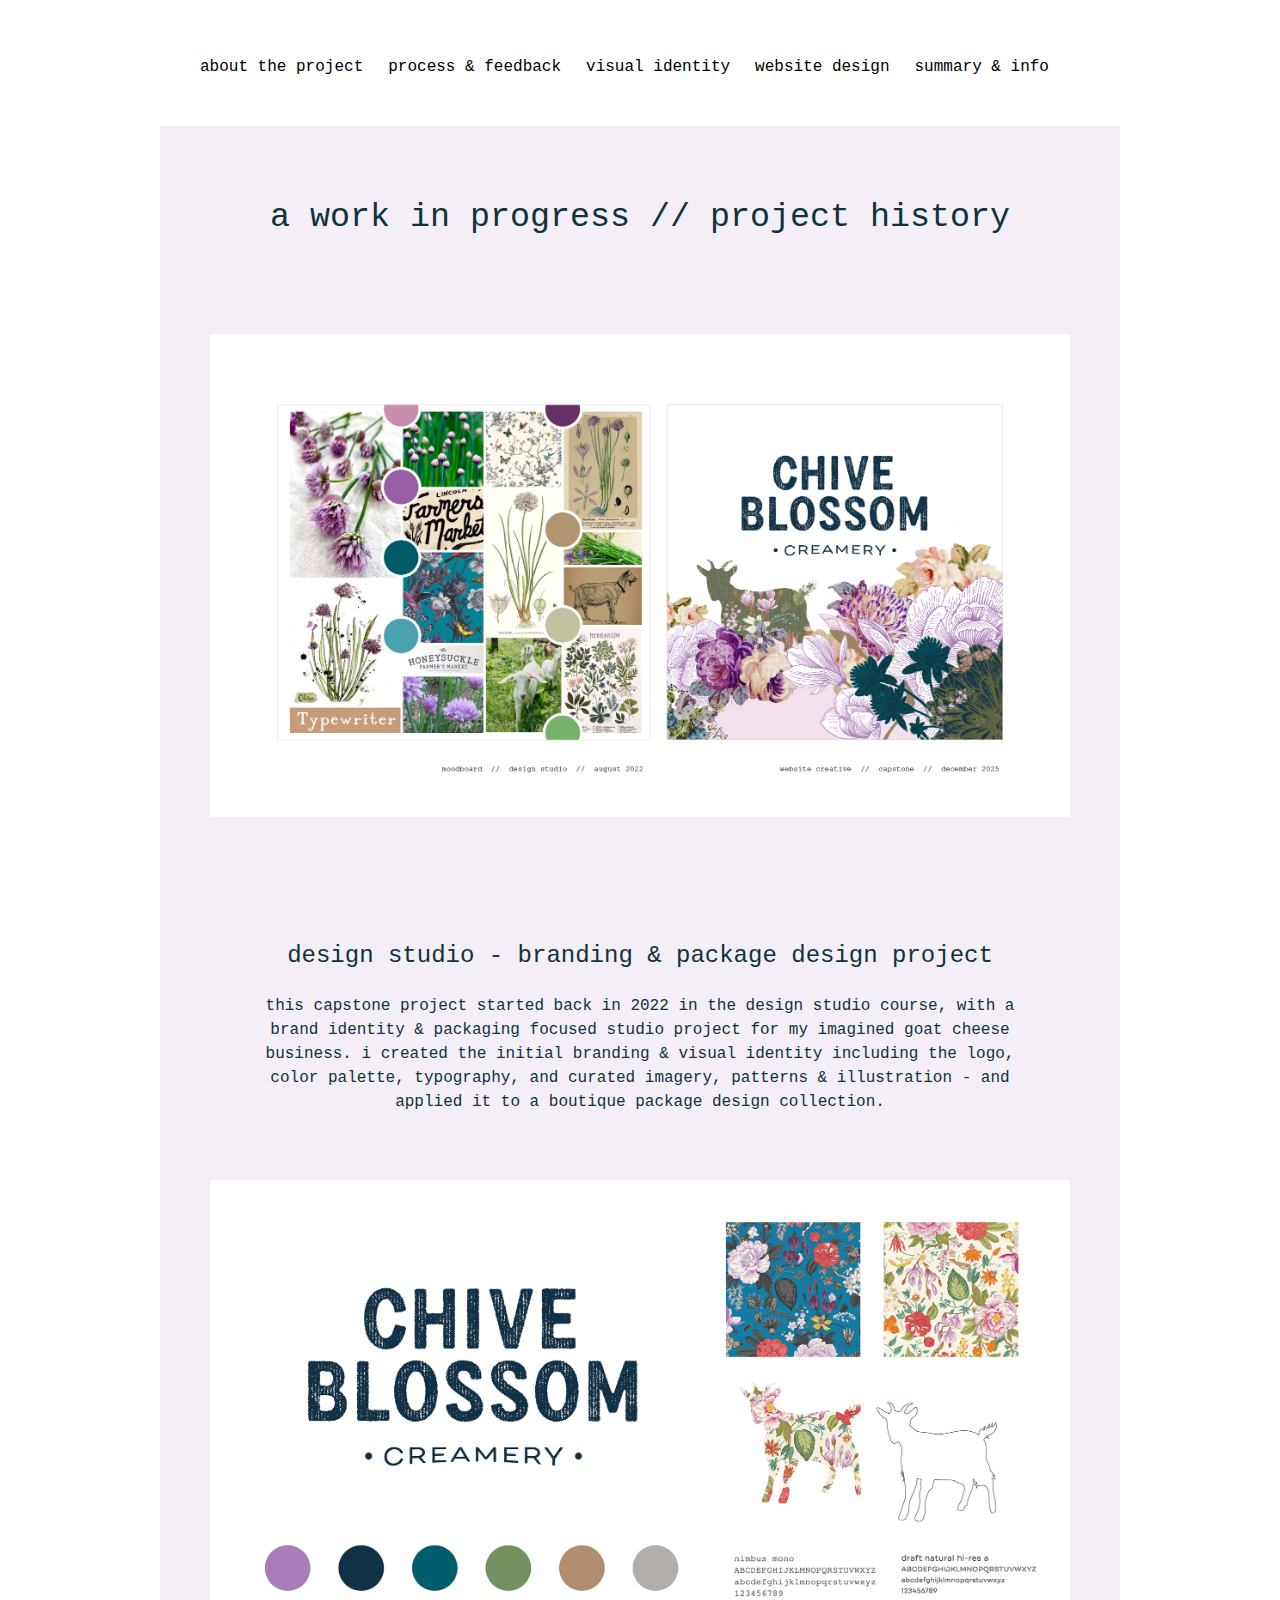
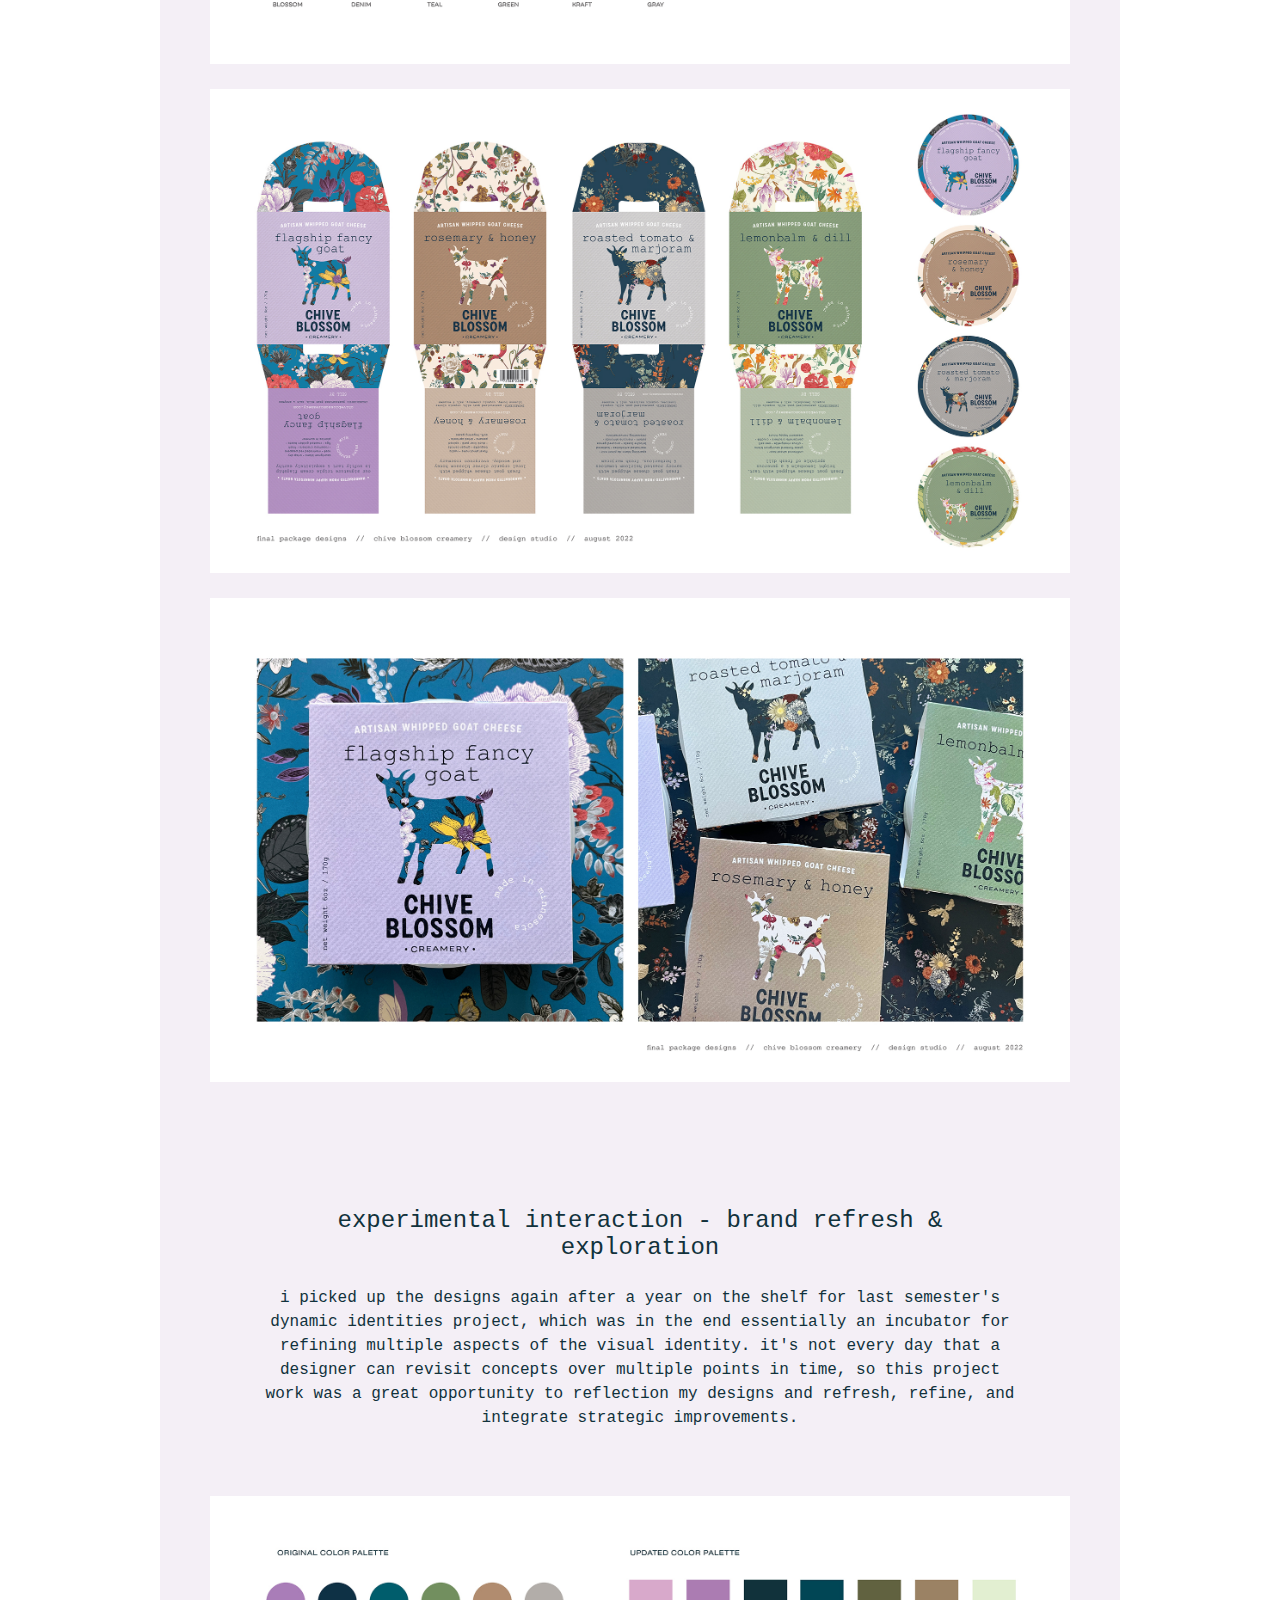
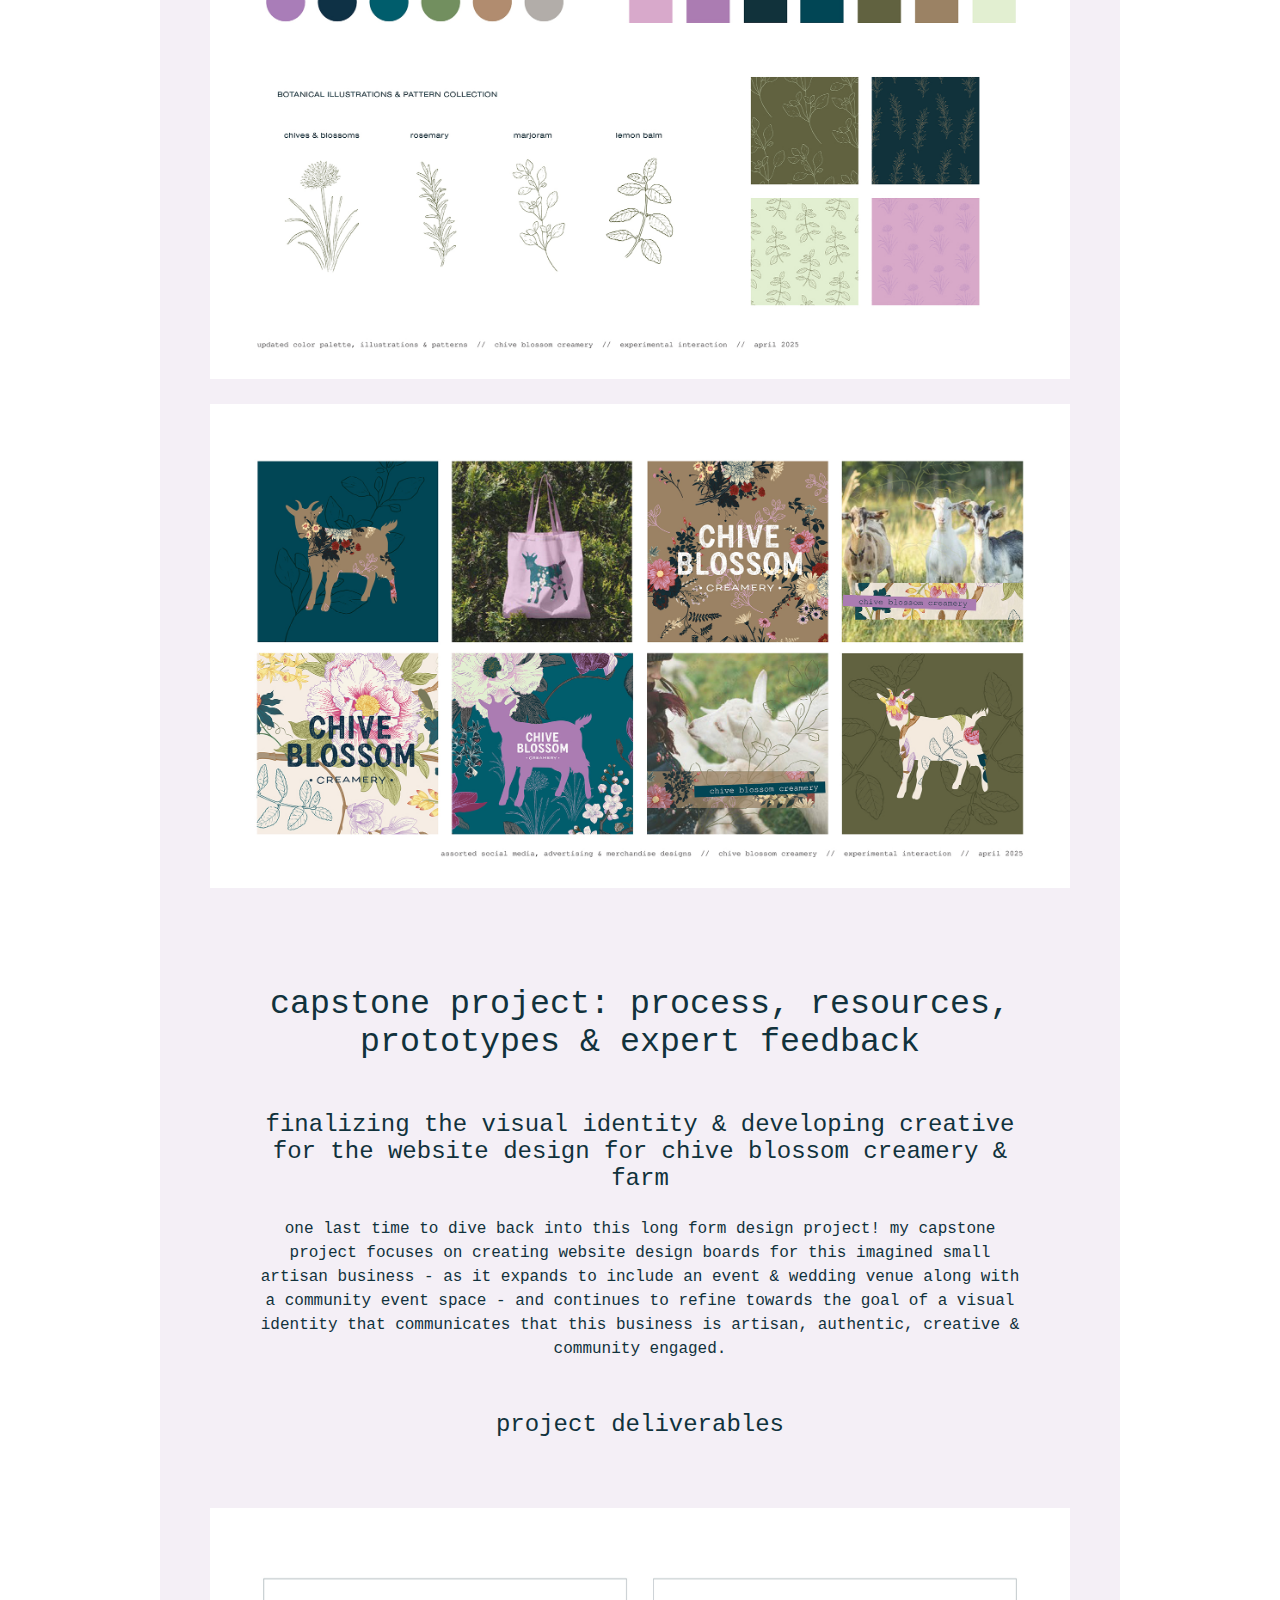
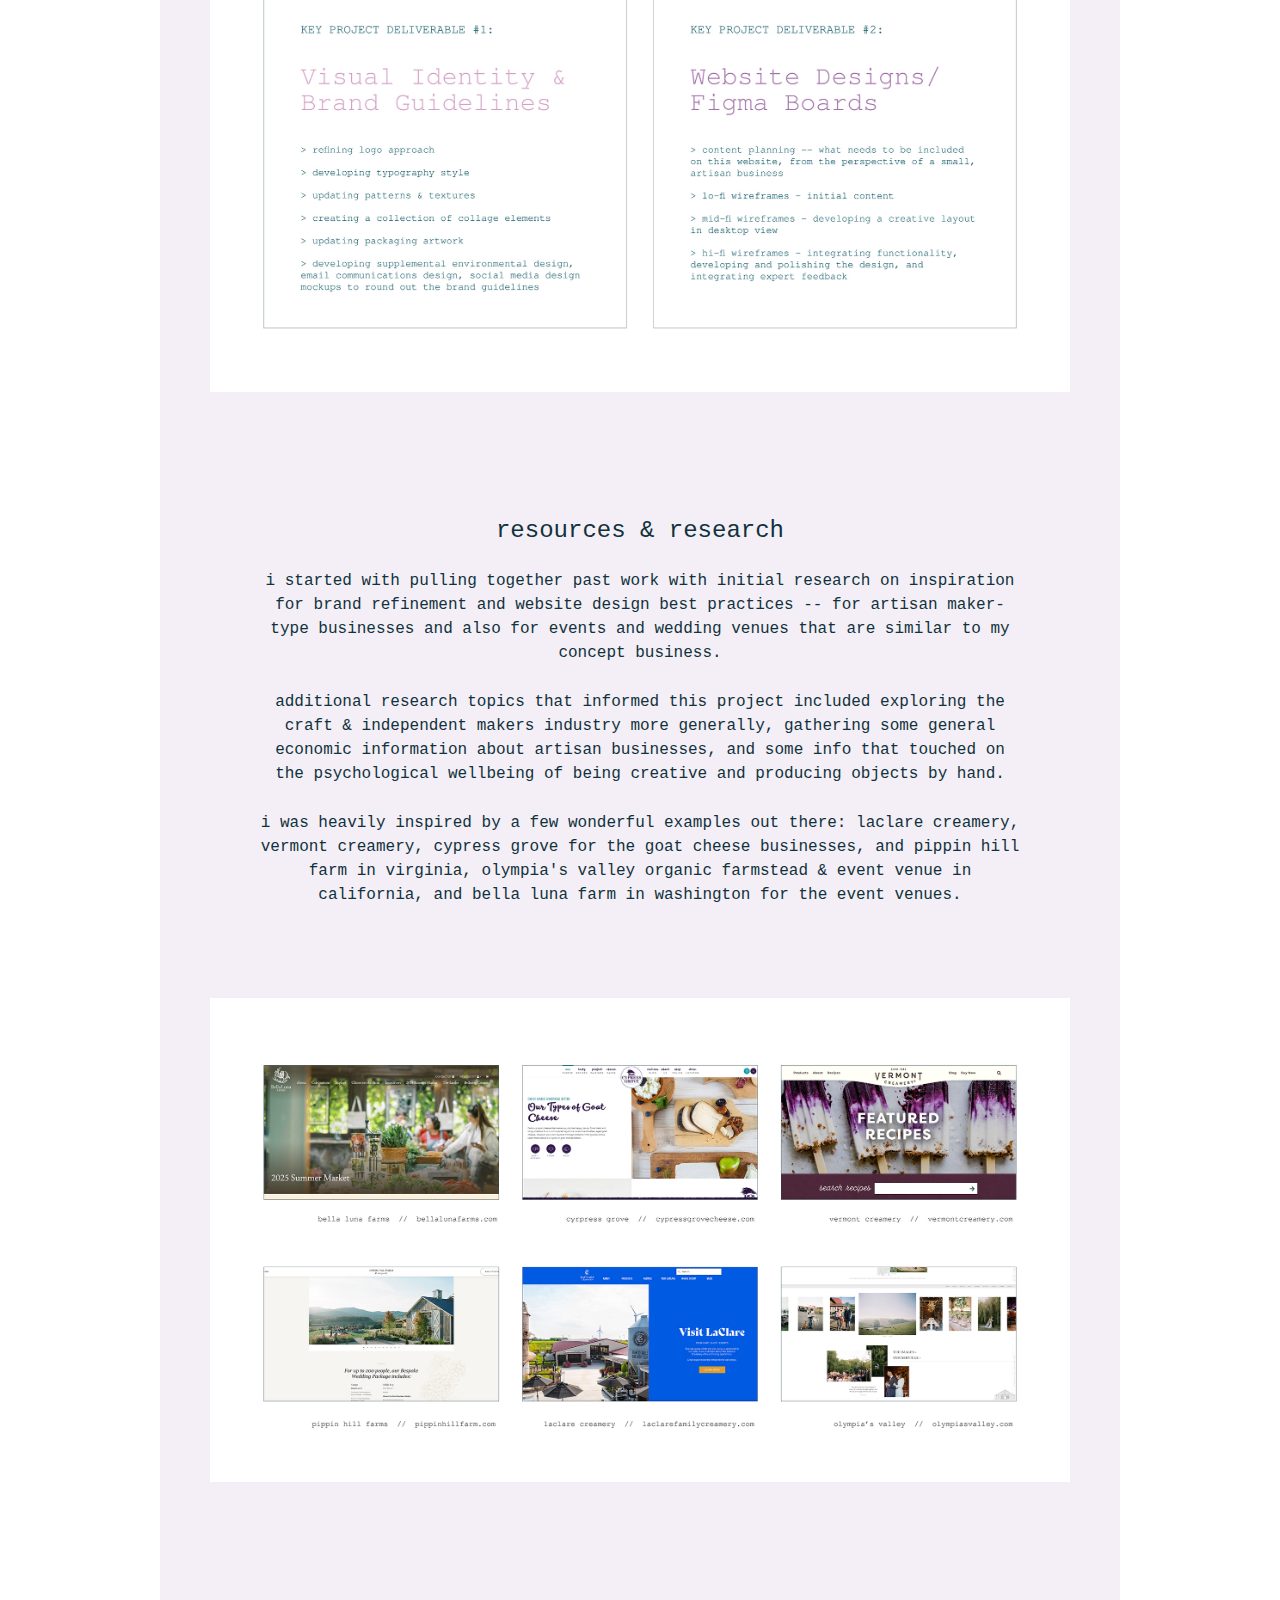
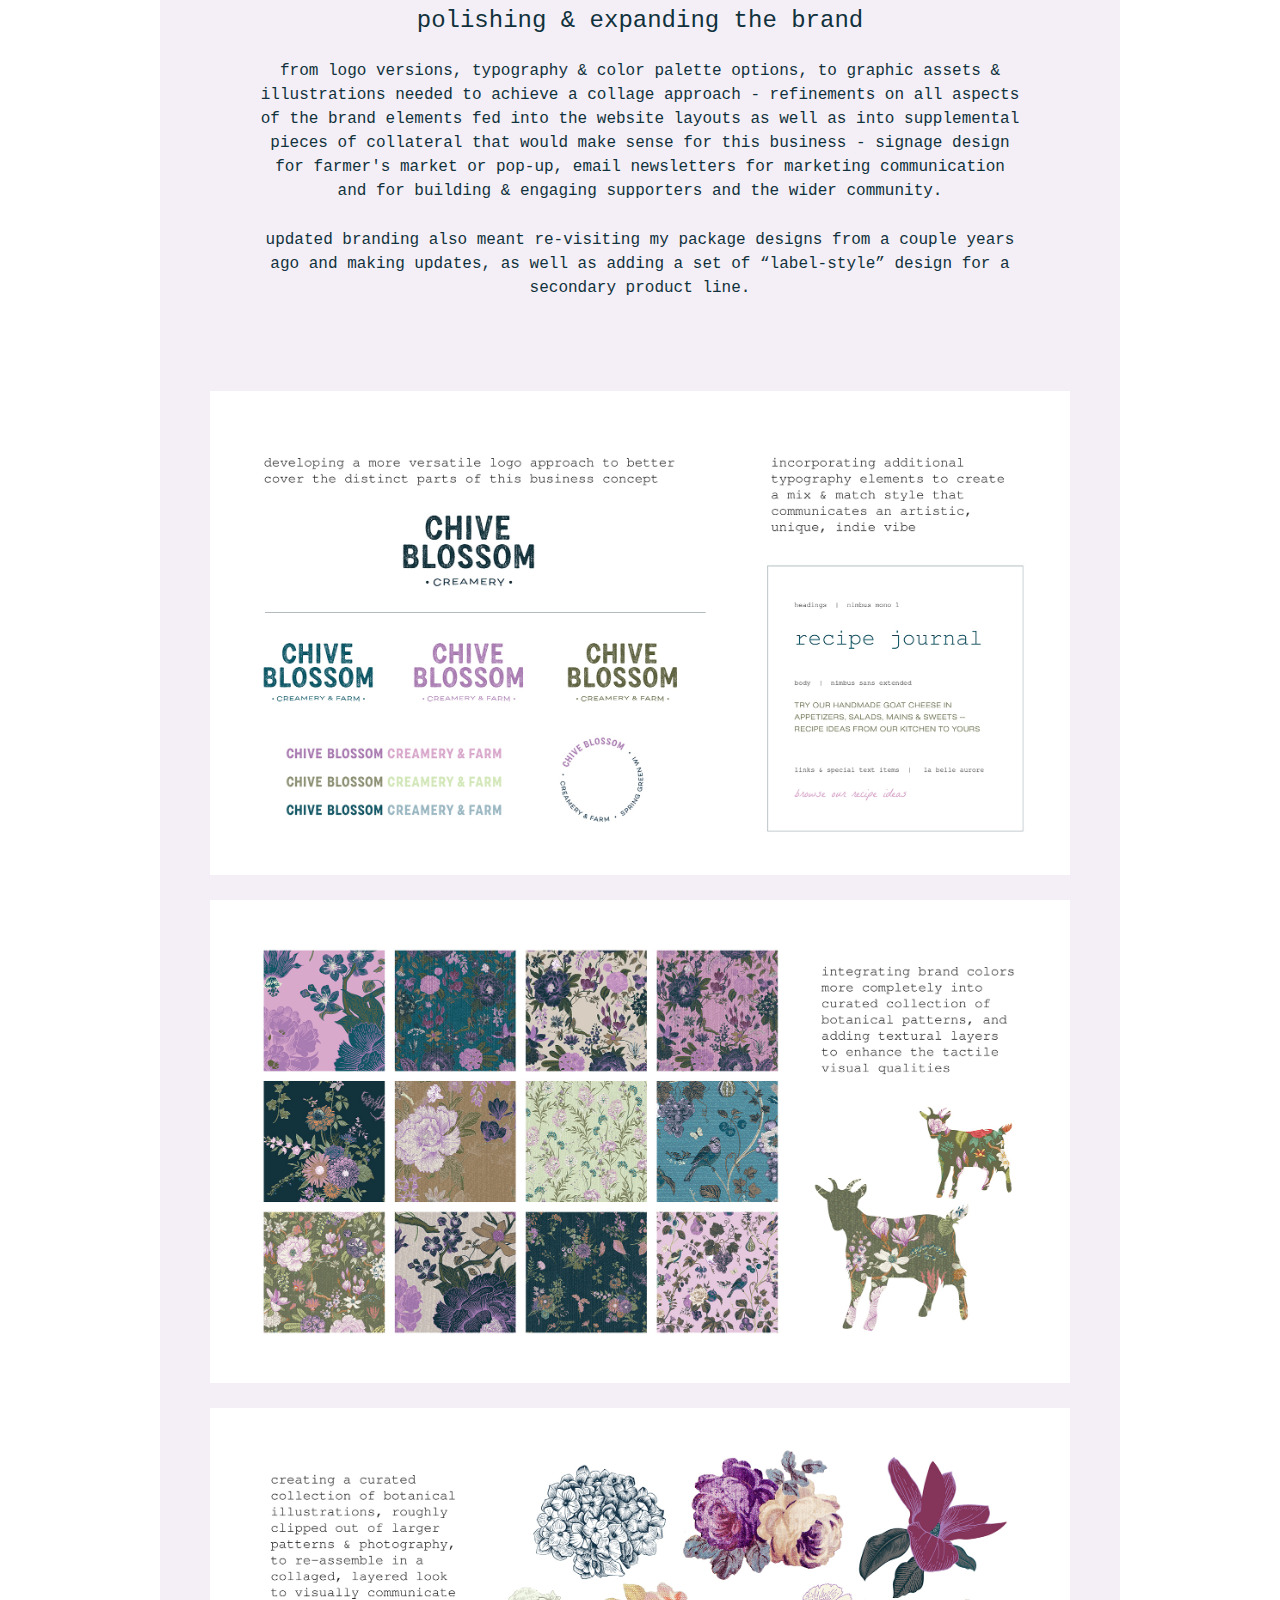
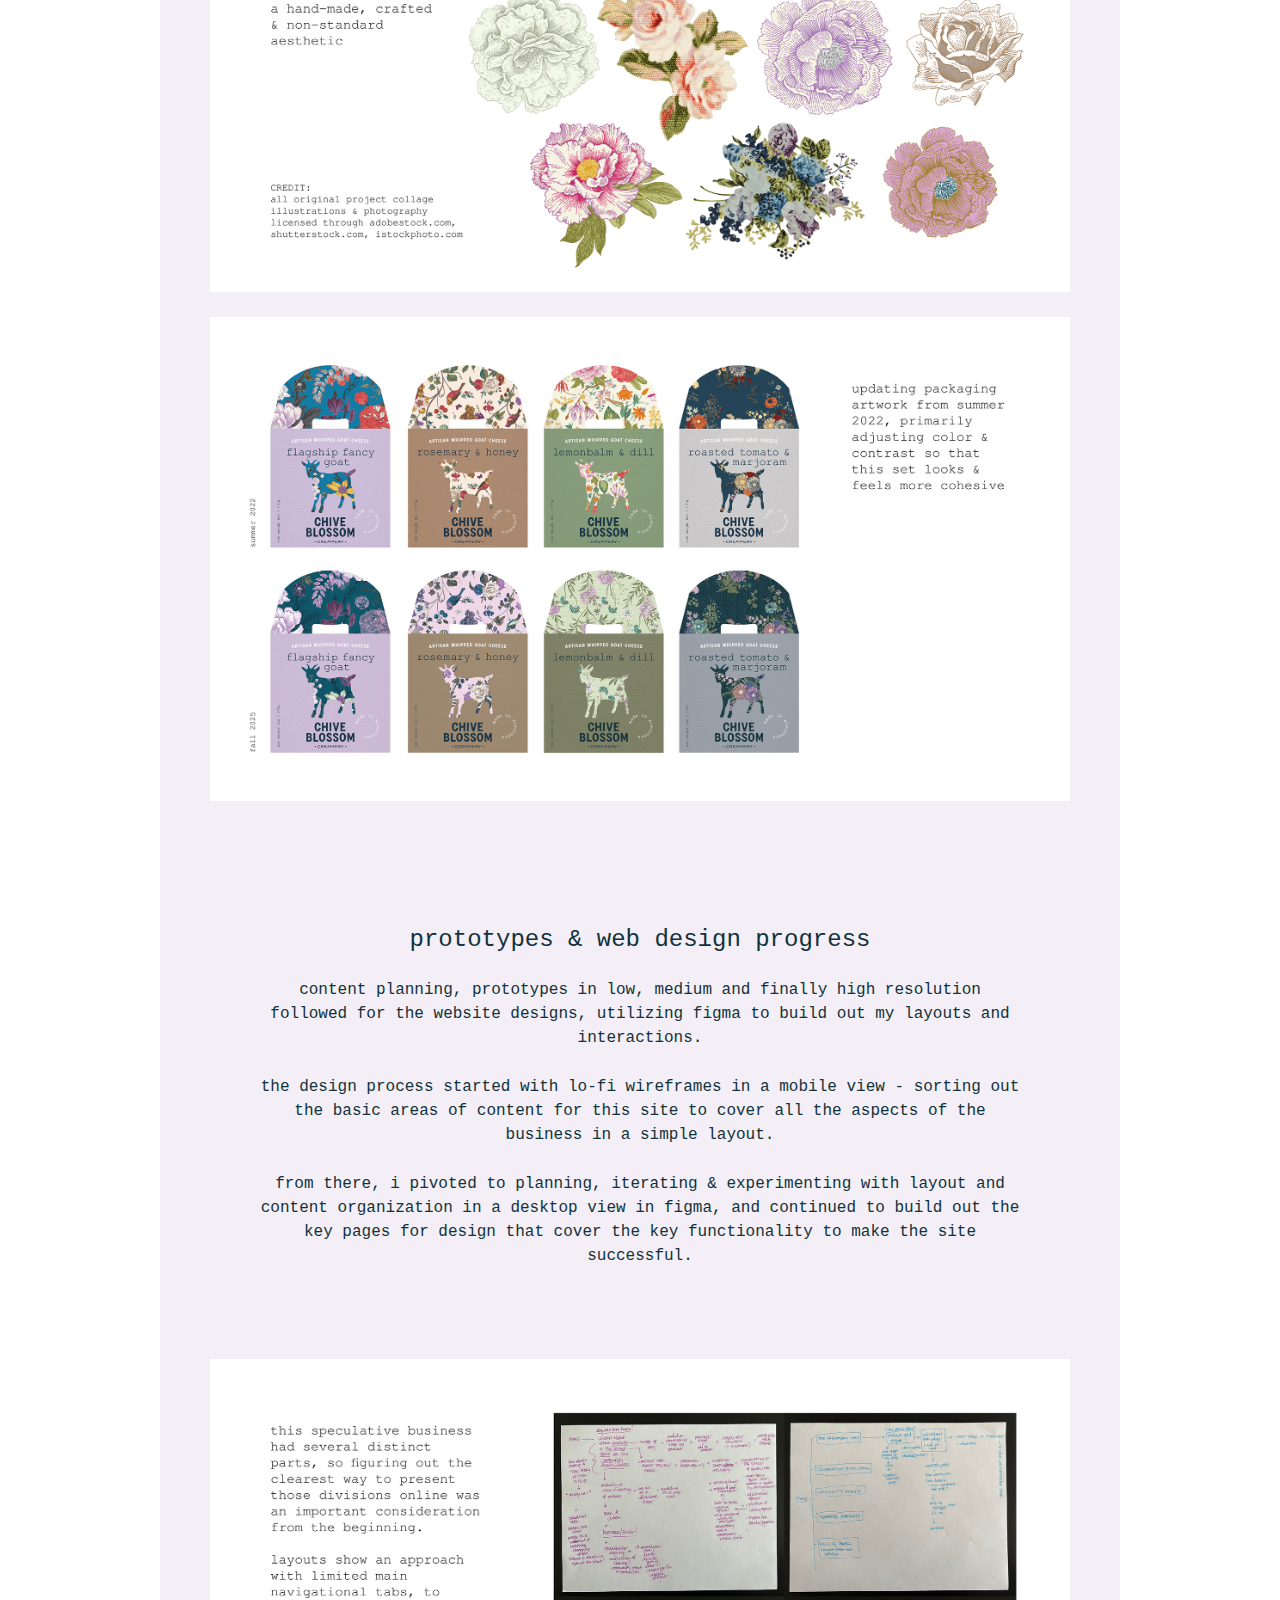
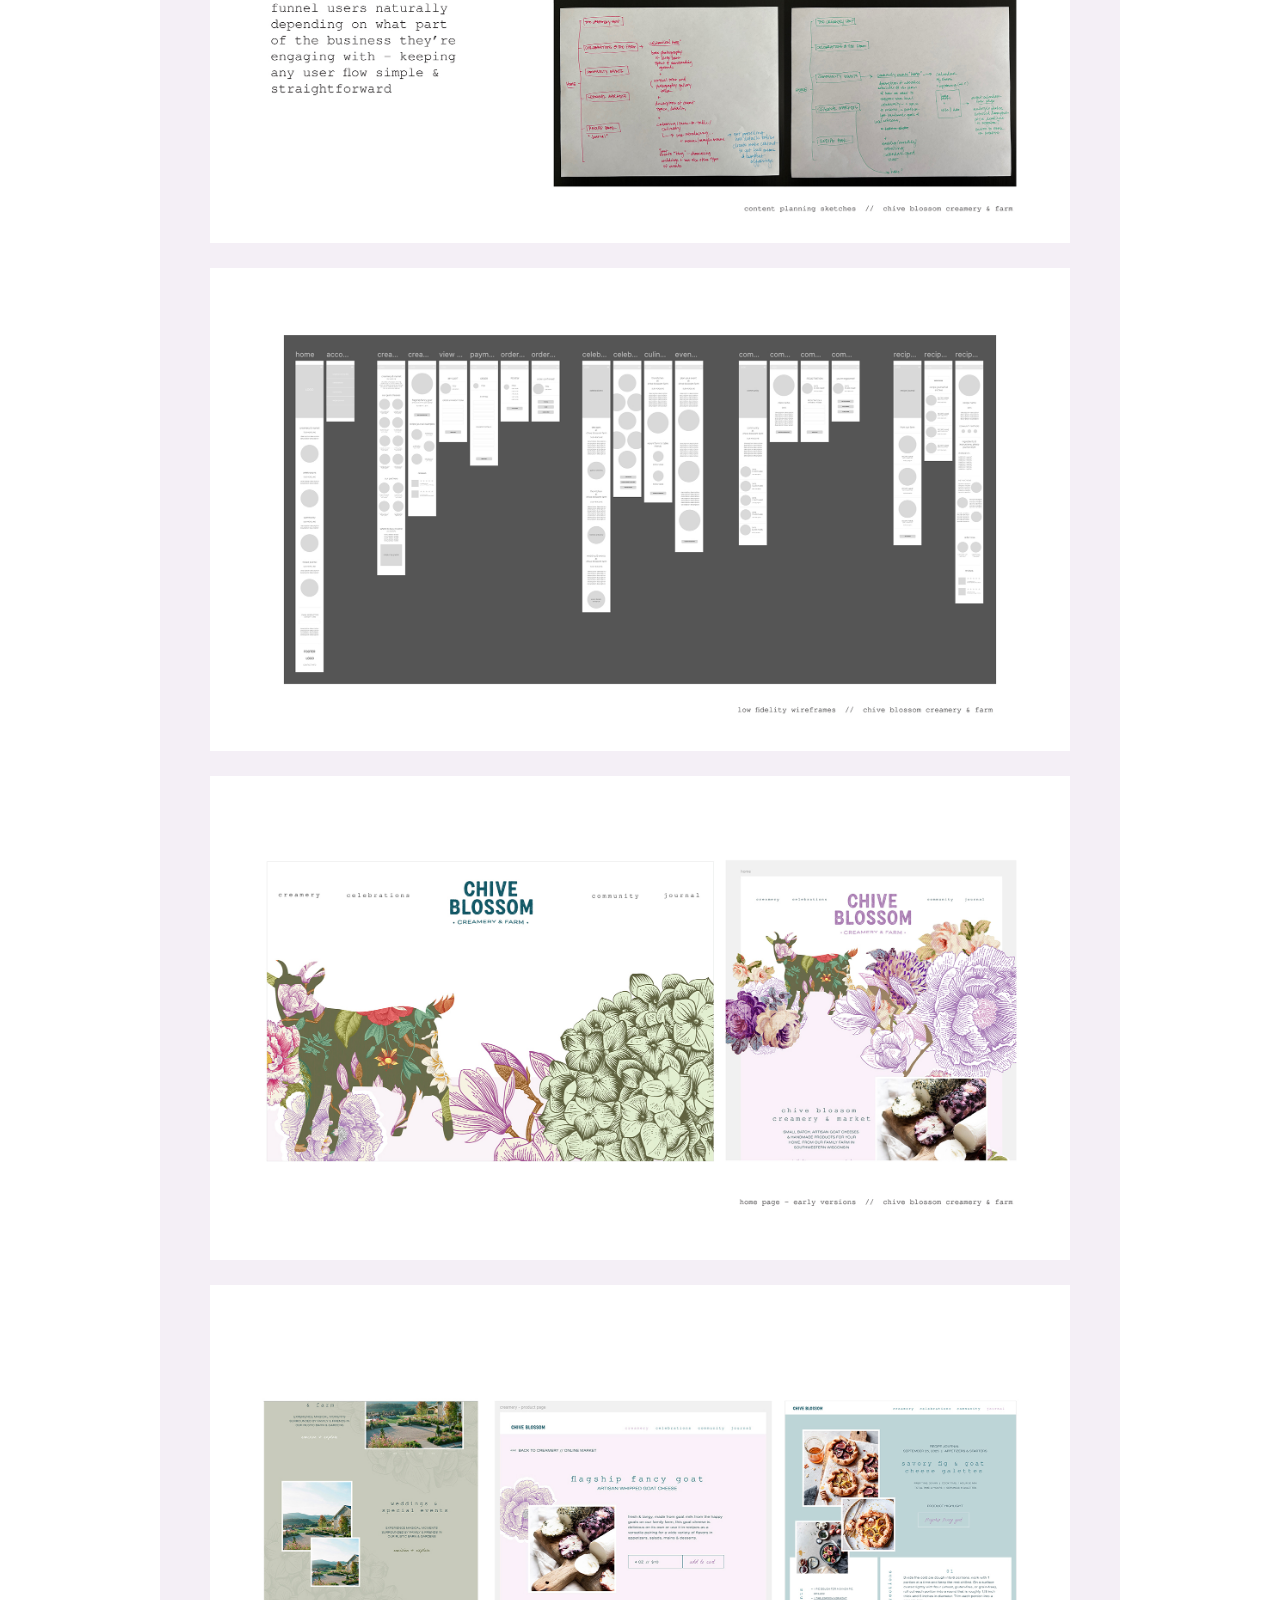
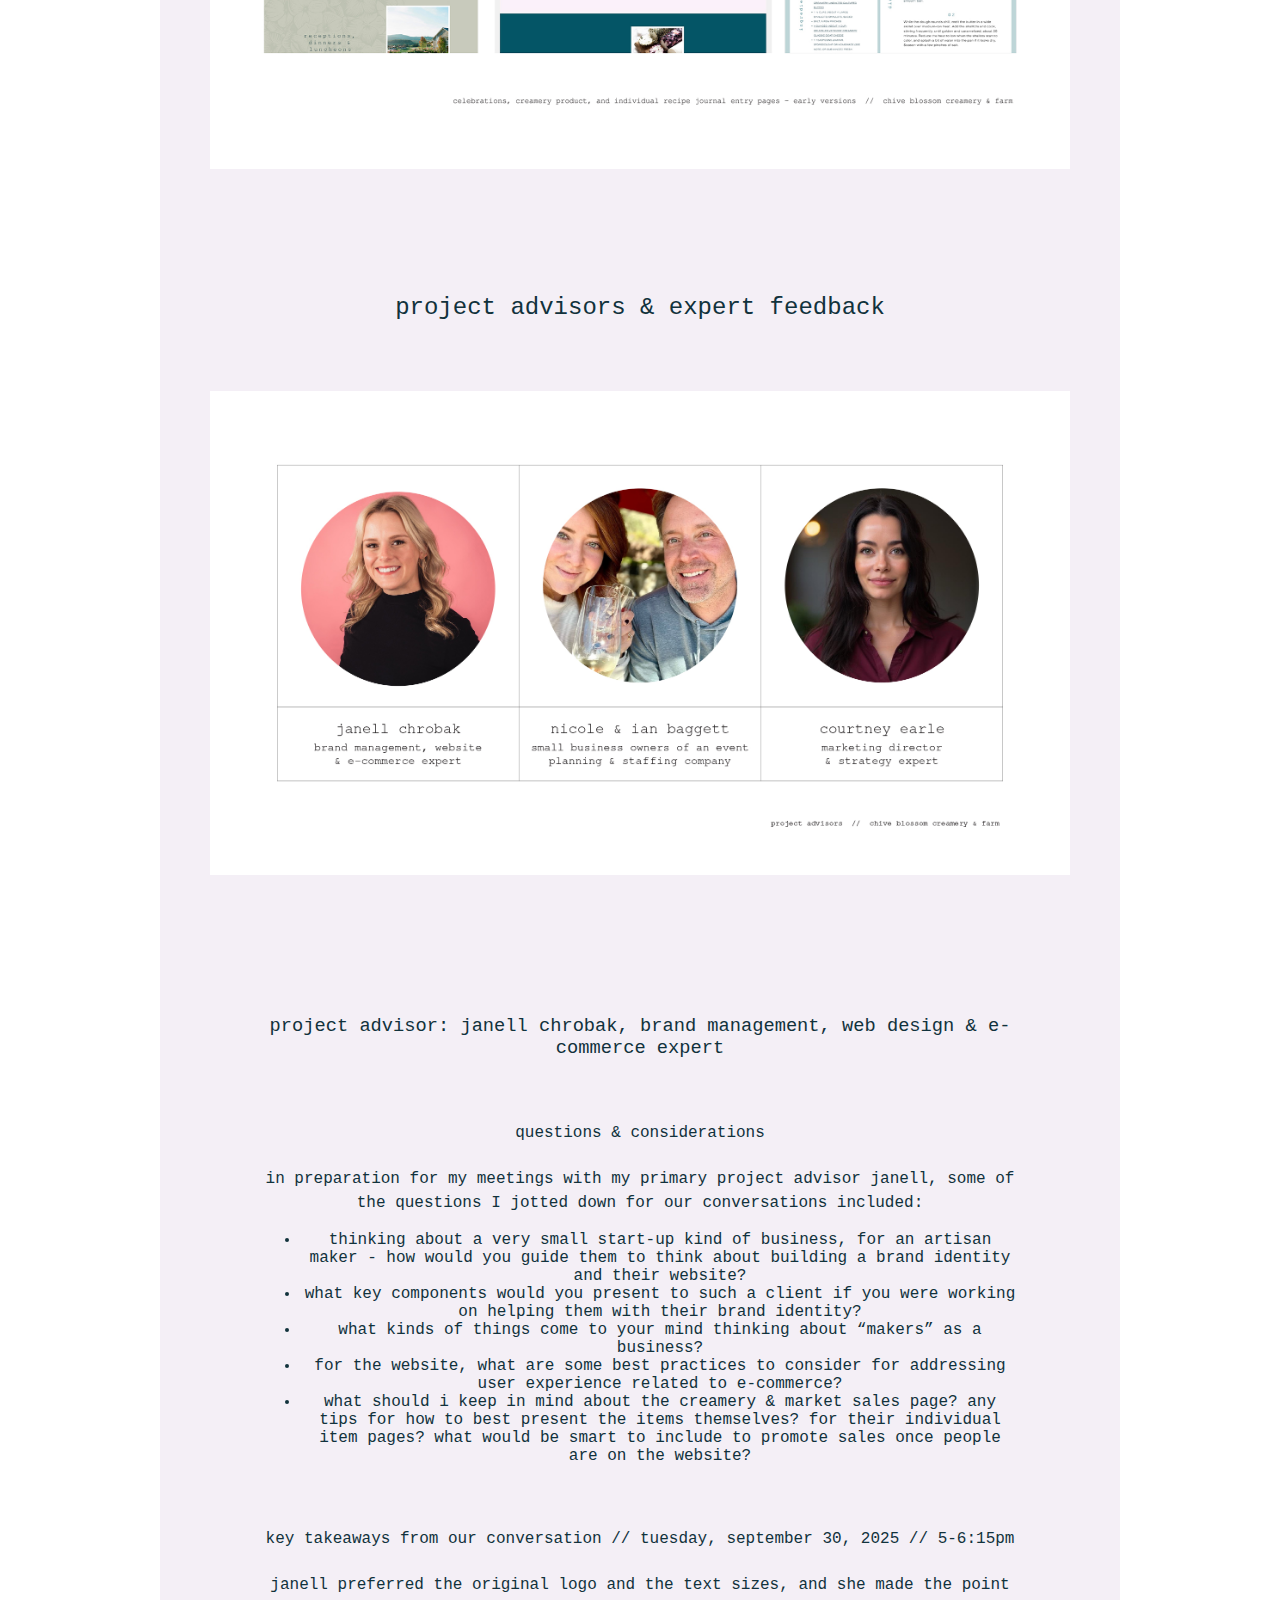
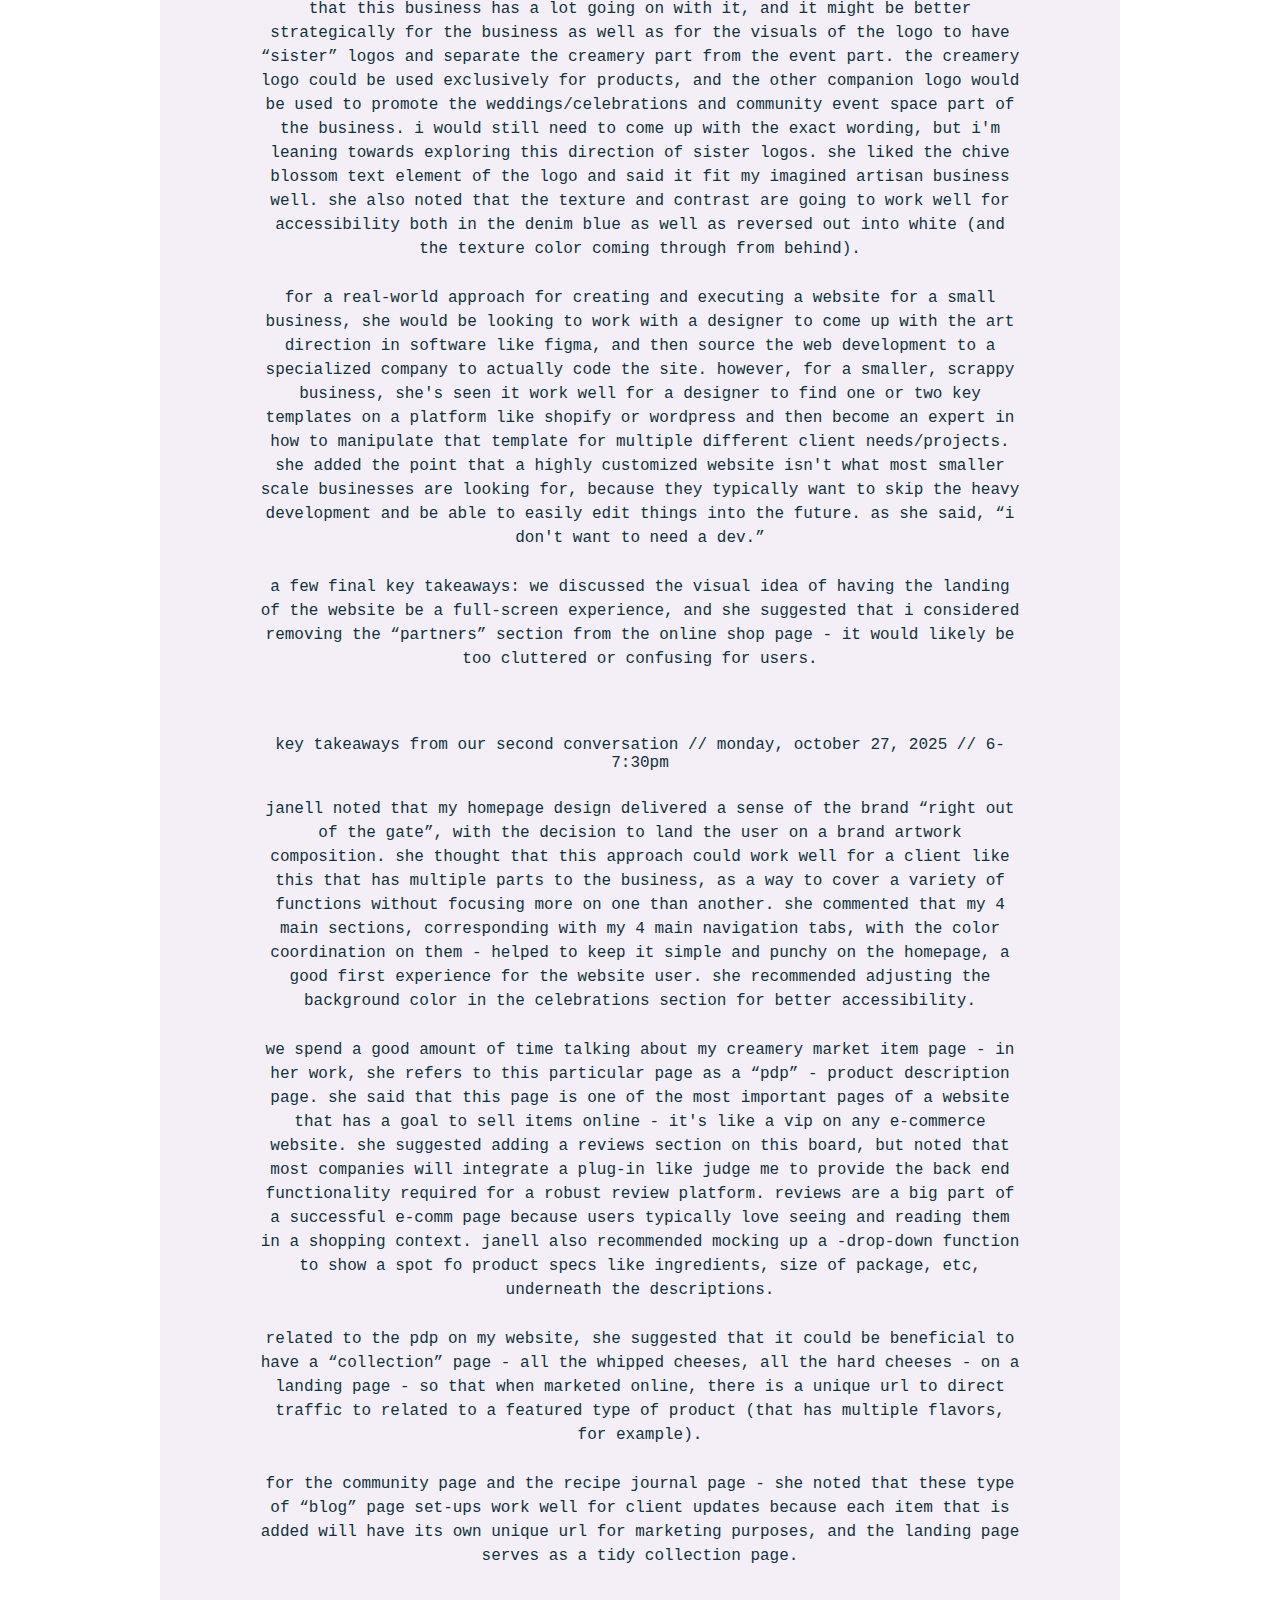
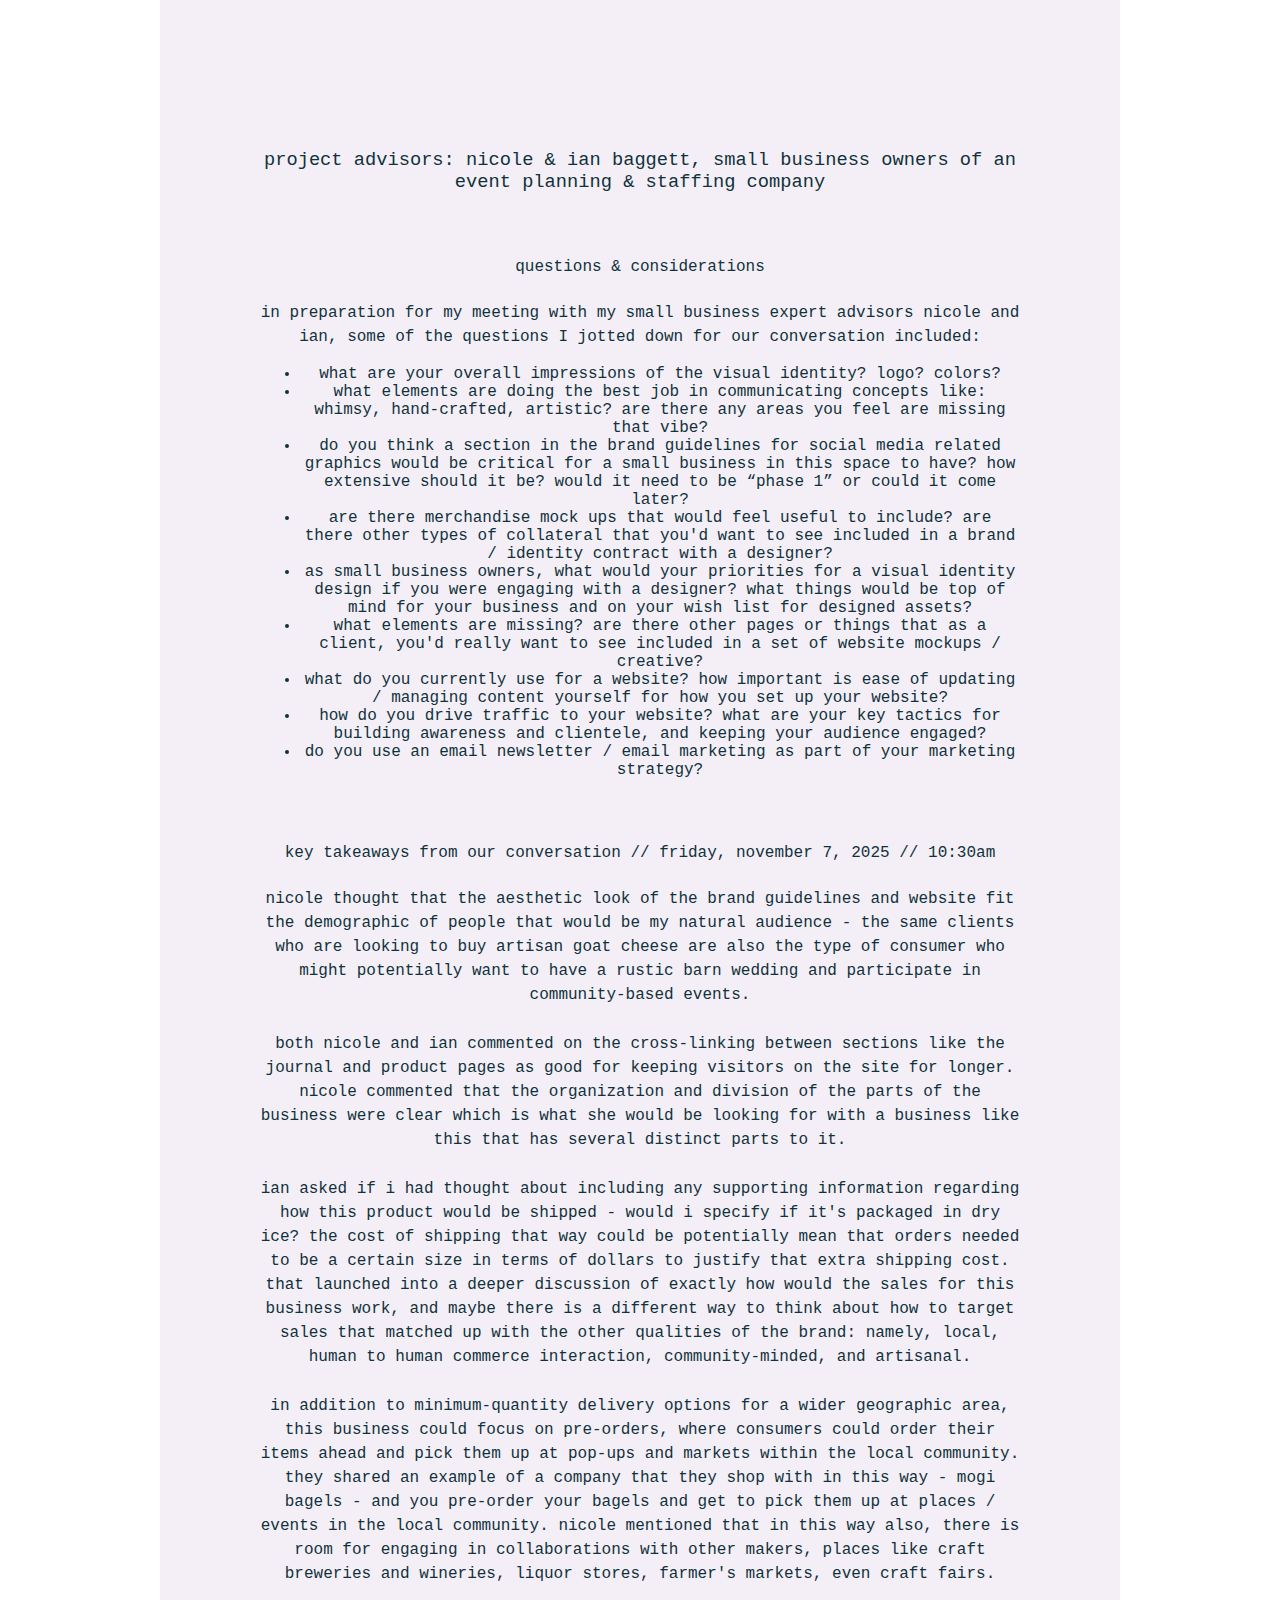
<file: process.html>
<!DOCTYPE html>
<html>
    <head>
        <meta charset="utf-8" />
        <meta http-equiv="X-UA-Compatible" content="IE=edge">
        <title>Erin Henkel Capstone Website</title>
        <meta name="viewport" content="width=device-width, initial-scale=1">
        <link rel="stylesheet" type="text/css" media="screen" href="main.css"/>
    </head>

    <body>
        <div class="container">

            <div class="header-bar">
                <nav>
                    <ul class="nav-list">
                        <li class="nav-list__item"><a href="index.html">about the project</a></li>
                        <li class="nav-list__item"><a href="process.html">process & feedback</a></li>
                        <li class="nav-list__item"><a href="visual-identity.html">visual identity</a></li>
                        <li class="nav-list__item"><a href="website.html">website design</a></li>
                        <li class="nav-list__item"><a href="summary.html">summary & info</a></li>
                    </ul>
                </nav>
            </div>

            <div>
                <div class="copy">
                <h1>a work in progress // project history</h1>
                </div>

                <img src="img/capstone_now-then.jpg" alt="moodboard and website design image" class="center"/>

                <div class="copy">
                <h2>design studio - branding & package design project</h2>

                <p>this capstone project started back in 2022 in the design studio course, with a brand identity & packaging focused studio project for my imagined goat cheese business. i created the initial branding & visual identity including the logo, color palette, typography, and curated imagery, patterns & illustration - and applied it to a boutique package design collection.</p>
                </div>

                <img src="img/original_branding_1.jpg" alt="chive blossom creamery logo, colors, and typography" class="center-top"/>

                <img src="img/package-designs_labels.jpg" alt="chive blossom creamery packaging designs" class="center"/>

                <img src="img/package-designs_photos.jpg" alt="chive blossom creamery packaging photography" class="center"/>

                <div class="copy">
                <h2>experimental interaction - brand refresh & exploration</h2>

                <p>i picked up the designs again after a year on the shelf for last semester's dynamic identities project, which was in the end essentially an incubator for refining multiple aspects of the visual identity. it's not every day that a designer can revisit concepts over multiple points in time, so this project work was a great opportunity to reflection my designs and refresh, refine, and integrate strategic improvements.</p>
                </div>

                <img src="img/dynamic-identities_branding.jpg" alt="updated branding visuals" class="center-top"/>
                <img src="img/dynamic-identities_social.jpg" alt="chive blossom creamery social media creative" class="center"/>

               
                <div class="copy">
                <h1>capstone project: process, resources, prototypes & expert feedback</h1>

                <h2>finalizing the visual identity & developing creative for the website design for chive blossom creamery & farm</h2>

                <p>one last time to dive back into this long form design project! my capstone project focuses on creating website design boards for this imagined small artisan business - as it expands to include an event & wedding venue along with a community event space - and continues to refine towards the goal of a visual identity that communicates that this business is artisan, authentic, creative & community engaged.</p>

                <h2>project deliverables</h2>
                </div>

                <img src="img/capstone_deliverables.jpg" alt="infographic of primary project deliverables" class="center-top"/>

                <div class="copy">
                <h2>resources & research</h2>

                <p>i started with pulling together past work with initial research on inspiration for brand refinement and website design best practices -- for artisan maker-type businesses and also for events and wedding venues that are similar to my concept business.</p>

                <p>additional research topics that informed this project included exploring the craft & independent makers industry more generally, gathering some general economic information about artisan businesses, and some info that touched on the psychological wellbeing of being creative and producing objects by hand.</p>
                    
                <p>i was heavily inspired by a few wonderful examples out there: laclare creamery, vermont creamery, cypress grove for the goat cheese businesses, and pippin hill farm in virginia, olympia's valley organic farmstead & event venue in california, and bella luna farm in washington for the event venues.</p>
                </div>

                <img src="img/capstone_resources.jpg" alt="website screenshots for resource materials" class="center"/>

                <div class="copy">
                <h2>polishing & expanding the brand</h2>

                <p>from logo versions, typography & color palette options, to graphic assets & illustrations needed to achieve a collage approach - refinements on all aspects of the brand elements fed into the website layouts as well as into supplemental pieces of collateral that would make sense for this business - signage design for farmer's market or pop-up, email newsletters for marketing communication and for building & engaging supporters and the wider community.</p>

                <p>updated branding also meant re-visiting my package designs from a couple years ago and making updates, as well as adding a set of “label-style” design for a secondary product line.</p>
                </div>

                <img src="img/capstone_branding.jpg" alt="chive blossom creamery in progress branding" class="center"/>
                <img src="img/capstone_patterns.jpg" alt="chive blossom creamery pattern collection" class="center"/>
                <img src="img/capstone_collage.jpg" alt="chive blossom creamery collage graphics collection" class="center"/>
                <img src="img/capstone_packaging-comp.jpg" alt="chive blossom creamery packaging comparison graphic" class="center"/>

                <div class="copy">
                <h2>prototypes & web design progress</h2>

                <p>content planning, prototypes in low, medium and finally high resolution followed for the website designs, utilizing figma to build out my layouts and interactions.</p>

                <p>the design process started with lo-fi wireframes in a mobile view - sorting out the basic areas of content for this site to cover all the aspects of the business in a simple layout.<p>
                    
                <p>from there, i pivoted to planning, iterating & experimenting with layout and content organization in a desktop view in figma, and continued to build out the key pages for design that cover the key functionality to make the site successful.</p>
                </div>

                <img src="img/capstone_content-planning.jpg" alt="sketches of website content planning" class="center"/>
                <img src="img/capstone_lo-fi-wireframes.jpg" alt="low fidelity wireframes for chive blossom creamery website design" class="center"/>
                <img src="img/capstone_mid-fi-wireframes.jpg" alt="medium fidelity wireframes for chive blossom creamery website design" class="center"/>
                <img src="img/capstone_mid-fi-pages.jpg" alt="medium fidelity web page designs" class="center"/>

                <div class="copy">
                    <h2>project advisors & expert feedback</h2>
                </div>
                
                    <img src="img/capstone-page_advisors.jpg" alt="three project advisors" class="center-top"/>
                    
                <div class="copy">

                    <h3>project advisor: janell chrobak, brand management, web design & e-commerce expert</h3>
                    
                    <h4>questions & considerations</h4>
                    
                    <p>in preparation for my meetings with my primary project advisor janell, some of the questions I jotted down for our conversations included:</p>
                    <ul>
                        <li>thinking about a very small start-up kind of business, for an artisan maker - how would you guide them to think about building a brand identity and their website?</li>
                        <li>what key components would you present to such a client if you were working on helping them with their brand identity?</li>
                        <li>what kinds of things come to your mind thinking about “makers” as a business?</li>
                        <li>for the website, what are some best practices to consider for addressing user experience related to e-commerce?</li>
                        <li>what should i keep in mind about the creamery & market sales page? any tips for how to best present the items themselves? for their individual item pages? what would be smart to include to promote sales once people are on the website?</li>
                    </ul>

                    <h4>key takeaways from our conversation  //  tuesday, september 30, 2025  //  5-6:15pm</h4>

                    <p>janell preferred the original logo and the text sizes, and she made the point that this business has a lot going on with it, and it might be better strategically for the business as well as for the visuals of the logo to have “sister” logos and separate the creamery part from the event part. the creamery logo could be used exclusively for products, and the other companion logo would be used to promote the weddings/celebrations and community event space part of the business. i would still need to come up with the exact wording, but i'm leaning towards exploring this direction of sister logos. she liked the chive blossom text element of the logo and said it fit my imagined artisan business well. she also noted that the texture and contrast are going to work well for accessibility both in the denim blue as well as reversed out into white (and the texture color coming through from behind).</p>

                    <p>for a real-world approach for creating and executing a website for a small business, she would be looking to work with a designer to come up with the art direction in software like figma, and then source the web development to a specialized company to actually code the site. however, for a smaller, scrappy business, she's seen it work well for a designer to find one or two key templates on a platform like shopify or wordpress and then become an expert in how to manipulate that template for multiple different client needs/projects. she added the point that a highly customized website isn't what most smaller scale businesses are looking for, because they typically want to skip the heavy development and be able to easily edit things into the future. as she said, “i don't want to need a dev.”</p>

                    <p>a few final key takeaways: we discussed the visual idea of having the landing of the website be a full-screen experience, and she suggested that i considered removing the “partners” section from the online shop page - it would likely be too cluttered or confusing for users.</p>

                    <h4>key takeaways from our second conversation  //  monday, october 27, 2025  //   6-7:30pm</h4>

                    <p>janell noted that my homepage design delivered a sense of the brand “right out of the gate”, with the decision to land the user on a brand artwork composition. she thought that this approach could work well for a client like this that has multiple parts to the business, as a way to cover a variety of functions without focusing more on one than another. she commented that my 4 main sections, corresponding with my 4 main navigation tabs, with the color coordination on them - helped to keep it simple and punchy on the homepage, a good first experience for the website user. she recommended adjusting the background color in the celebrations section for better accessibility.</p>

                    <p>we spend a good amount of time talking about my creamery market item page - in her work, she refers to this particular page as a “pdp” - product description page. she said that this page is one of the most important pages of a website that has a goal to sell items online - it's like a vip on any e-commerce website. she suggested adding a reviews section on this board, but noted that most companies will integrate a plug-in like judge me to provide the back end functionality required for a robust review platform. reviews are a big part of a successful e-comm page because users typically love seeing and reading them in a shopping context. janell also recommended mocking up a -drop-down function to show a spot fo product specs like ingredients, size of package, etc, underneath the descriptions.</p>

                    <p>related to the pdp on my website, she suggested that it could be beneficial to have a “collection” page - all the whipped cheeses, all the hard cheeses - on a landing page - so that when marketed online, there is a unique url to direct traffic to related to a featured type of product (that has multiple flavors, for example).</p>

                    <p>for the community page and the recipe journal page - she noted that these type of “blog” page set-ups work well for client updates because each item that is added will have its own unique url for marketing purposes, and the landing page serves as a tidy collection page.</p>

                </div>

                <div class="copy">

                    <h3>project advisors: nicole & ian baggett, small business owners of an event planning & staffing company</h3>
                    
                    <h4>questions & considerations</h4>
                    
                    <p>in preparation for my meeting with my small business expert advisors nicole and ian, some of the questions I jotted down for our conversation included:</p>
                    <ul>
                        <li>what are your overall impressions of the visual identity? logo? colors?</li>
                        <li>what elements are doing the best job in communicating concepts like: whimsy, hand-crafted, artistic? are there any areas you feel are missing that vibe?</li>
                        <li>do you think a section in the brand guidelines for social media related graphics would be critical for a small business in this space to have? how extensive should it be? would it need to be “phase 1” or could it come later?</li>
                        <li>are there merchandise mock ups that would feel useful to include? are there other types of collateral that you'd want to see included in a brand / identity contract with a designer?</li>
                        <li>as small business owners, what would your priorities for a visual identity design if you were engaging with a designer? what things would be top of mind for your business and on your wish list for designed assets?</li>
                        <li>what elements are missing? are there other pages or things that as a client, you'd really want to see included in a set of website mockups / creative?</li>
                        <li>what do you currently use for a website? how important is ease of updating / managing content yourself for how you set up your website?</li>
                        <li>how do you drive traffic to your website? what are your key tactics for building awareness and clientele, and keeping your audience engaged?</li>
                        <li>do you use an email newsletter / email marketing as part of your marketing strategy?</li>
                    </ul>

                    <h4>key takeaways from our conversation  //  friday, november 7, 2025  //  10:30am</h4>

                    <p>nicole thought that the aesthetic look of the brand guidelines and website fit the demographic of people that would be my natural audience - the same clients who are looking to buy artisan goat cheese are also the type of consumer who might potentially want to have a rustic barn wedding and participate in community-based events. </p>

                    <p>both nicole and ian commented on the cross-linking between sections like the journal and product pages as good for keeping visitors on the site for longer. nicole commented that the organization and division of the parts of the business were clear which is what she would be looking for with a business like this that has several distinct parts to it.</p>

                    <p>ian asked if i had thought about including any supporting information regarding how this product would be shipped - would i specify if it's packaged in dry ice? the cost of shipping that way could be potentially mean that orders needed to be a certain size in terms of dollars to justify that extra shipping cost. that launched into a deeper discussion of exactly how would the sales for this business work, and maybe there is a different way to think about how to target sales that matched up with the other qualities of the brand: namely, local, human to human commerce interaction, community-minded, and artisanal.</p>

                    <p>in addition to minimum-quantity delivery options for a wider geographic area, this business could focus on pre-orders, where consumers could order their items ahead and pick them up at pop-ups and markets within the local community. they shared an example of a company that they shop with in this way - mogi bagels - and you pre-order your bagels and get to pick them up at places / events in the local community. nicole mentioned that in this way also, there is room for engaging in collaborations with other makers, places like craft breweries and wineries, liquor stores, farmer's markets, even craft fairs.</p>

                    <p>ian shared about how they have moved their social media activities from a wider target audience of the more general public to focusing on b2b as their better niche for events - that way they are making connections with other larger groups rather than clients who aren't looking for the higher price tag for the more custom and comprehensive services that their company offers. nicole shared that she thought it would be a smart plan to have two instagram accounts - one for the products and the sale of products, and another one specifically targeting the events and wedding space of consumers, but then taking advantages of opportunities to cross-market between those audiences on occasion.</p>

                </div>

                <div class="copy">

                    <h3>project advisor: courtney earle, marketing director & strategy expert</h3>
                    
                    <h4>questions & considerations</h4>
                    
                    <p>in preparation for my meeting with my marketing & strategy expert advisor courtney, some of the questions I jotted down for our conversation included:</p>
                    <ul>
                        <li>are the elements communicating: whimsy, artisan, creative, independent?</li>
                        <li>how do you feel about the multi-colored logo options approach? as a marketing director, have you seen that approach work well, or are there pitfalls?</li>
                        <li>as a brand identity - what positives do you see? what potential challenges do you see?</li>
                        <li>if you were working with a designer on a brand contract like this, what deliverables would you feel are just essential for how you'd then market the company?</li>
                        <li>are there any additions to the home page that you'd want to see?</li>
                        <li>how important is generating an email client list for a business like this - to reach their marketing goals? do you have suggestions for how to entice people to sign up or for how to draw attention to that function?</li>
                        <li>if you were asking for website design mock ups, would you want / expect email templates to also be included?</li>
                        <li>for this type of artisan brand, with a business that has multiple business parts - how is this website structure working? are there pages to add to help create a fuller picture that a client would want?</li>
                    </ul>

                    <h4>key takeaways from our conversation  //  friday, november 7, 2025  //  4-5pm</h4>

                    <p>courtney's overall impression of the brand guidelines, visual identity and website was that it was rustic and community-centric. she recommended the grocer's table as a business and website that i might look to for inspiration, they are community-oriented, have a retail grocery part of the business along with a café and wine bar, they share family recipes, and provide that simple quality, farm-to-table and curated experience. the sister business of the grocer's table is eloise, and she suggested i look into their use of pattern in their style.</p>

                    <p>she thought it could be beneficial to add some environmental design to round out the brand guidelines applications section - importantly, a brand tone section where i could refine some of the language about the heart of the business around sustainability. she suggested some phrases like “down to earth”, “poetic”, and “crafted by hand” among others. overall, she would want to see more about this business's approach to local sourcing and similar qualities to point the brand's authenticity and purpose.</p>

                    <p>she recommended that I add a section to the brand guidelines that includes voice and messaging to inform the newsletter and other important areas of content and verbiage. she shared a description of possible tone as down-to-earth, knowledgeable, and poetic, like a friend who knows food and nature deeply, and some key phrases such as “gather, taste, and slow down” and “crafted by hand, guided by nature”.</p>

                </div>

            </div>
            
            <div class="footer">
                <p>chive blossom creamery & farm // masters of graphic & web design // mcad</p>
                <p>erin henkel // fall 2025</p>
            </div>
        
        </div>

    </body>
</html>
</file>
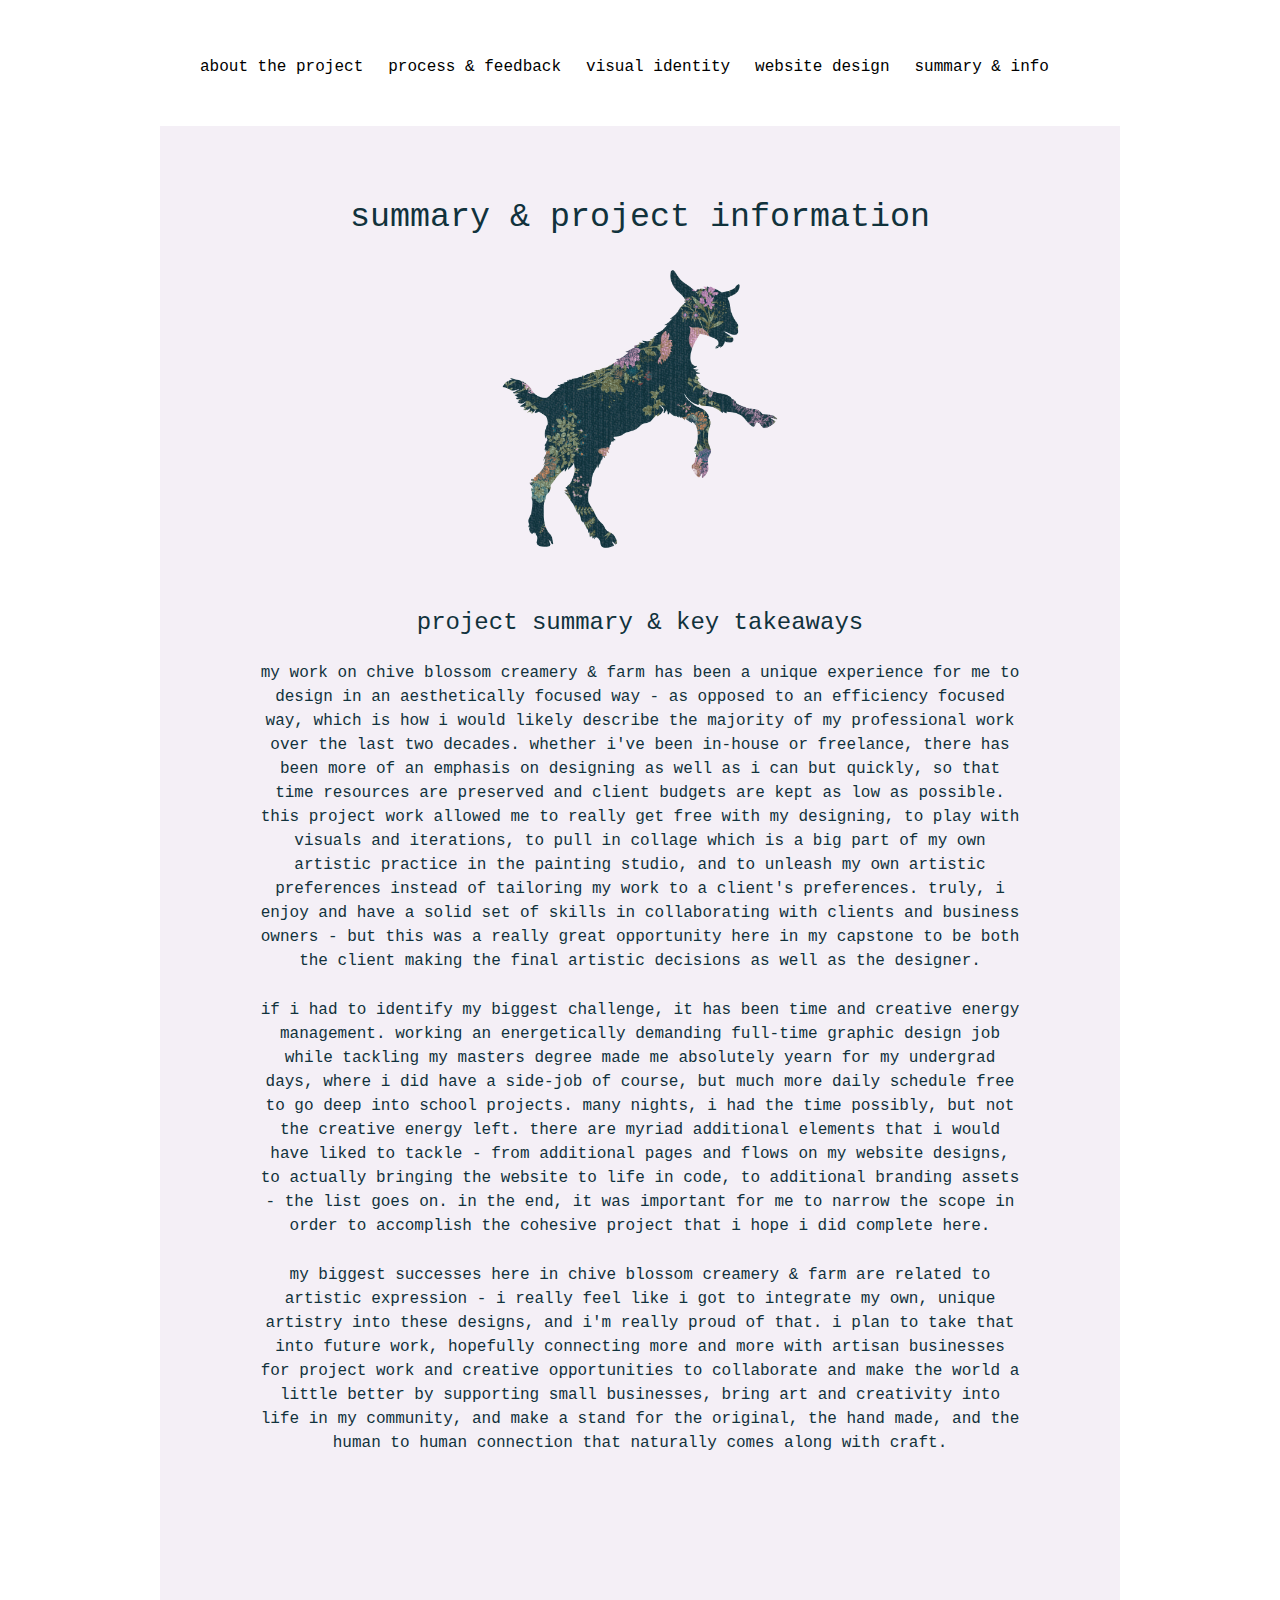
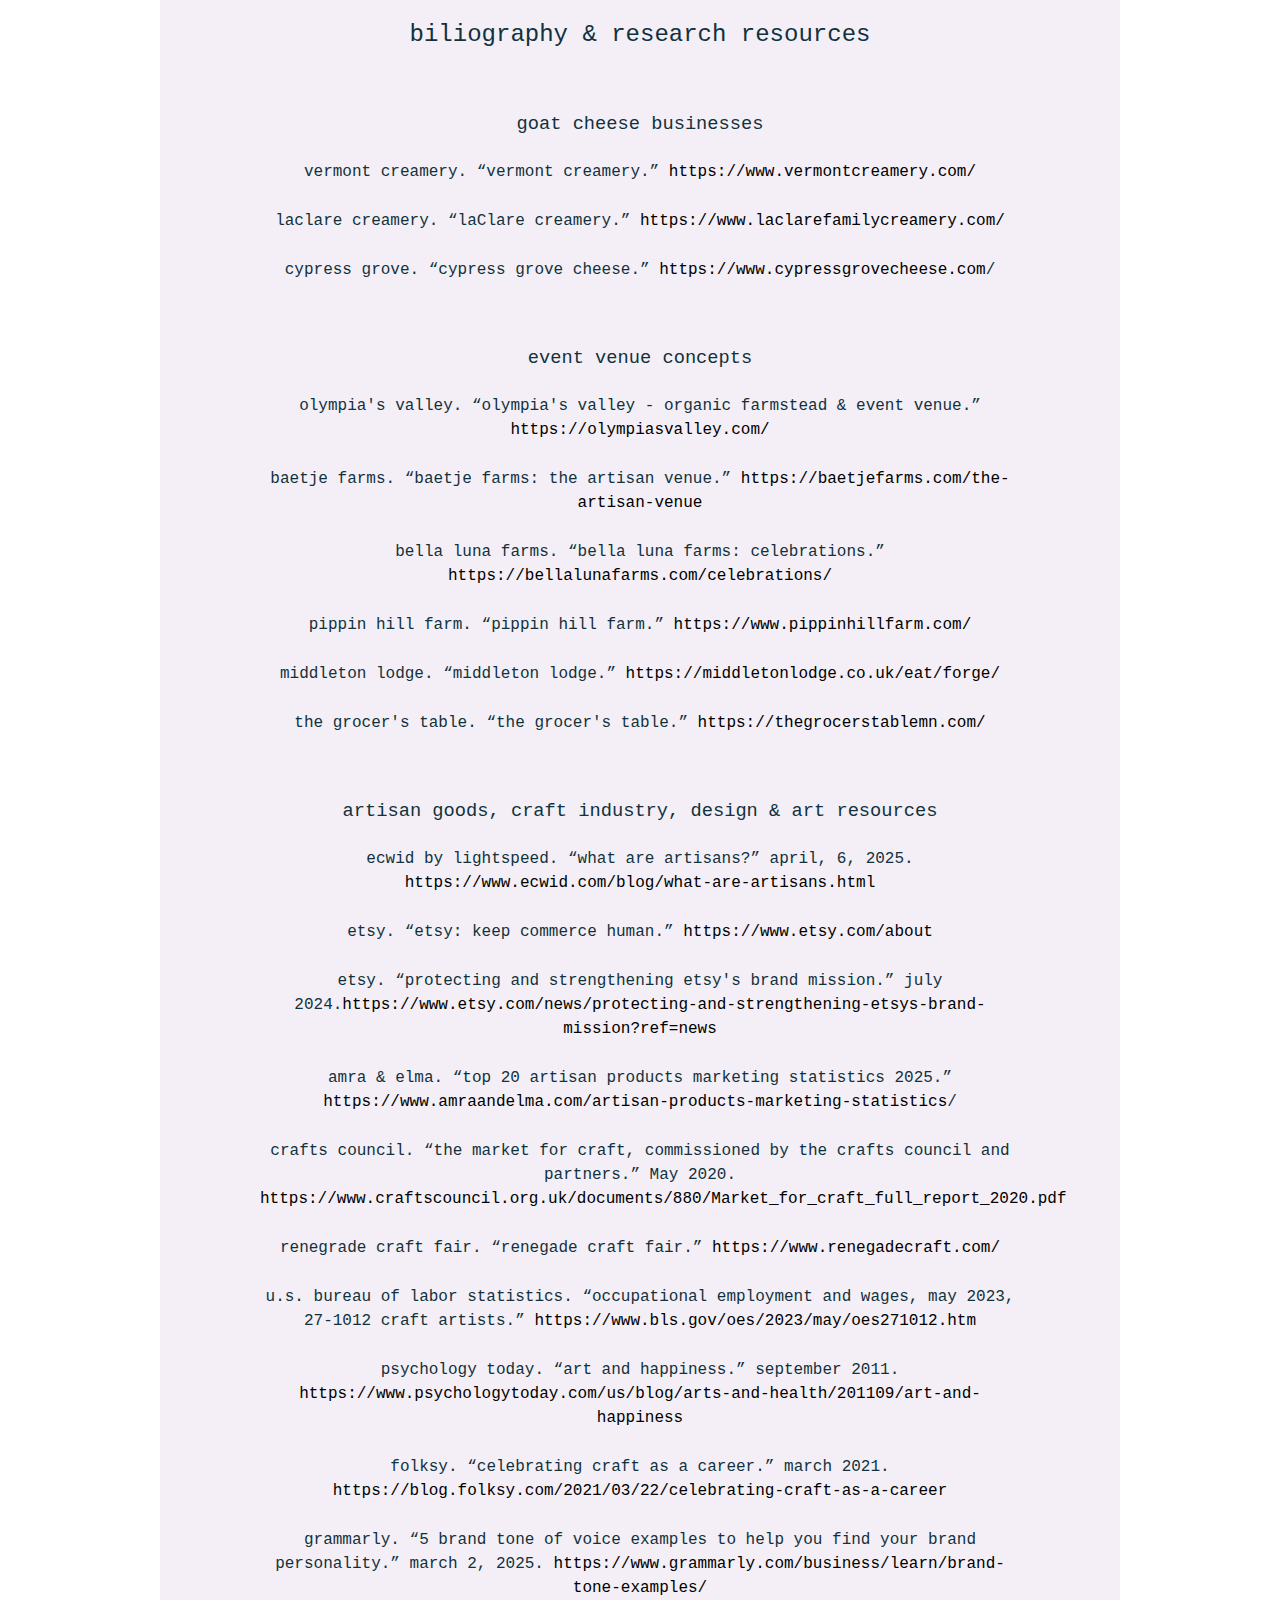
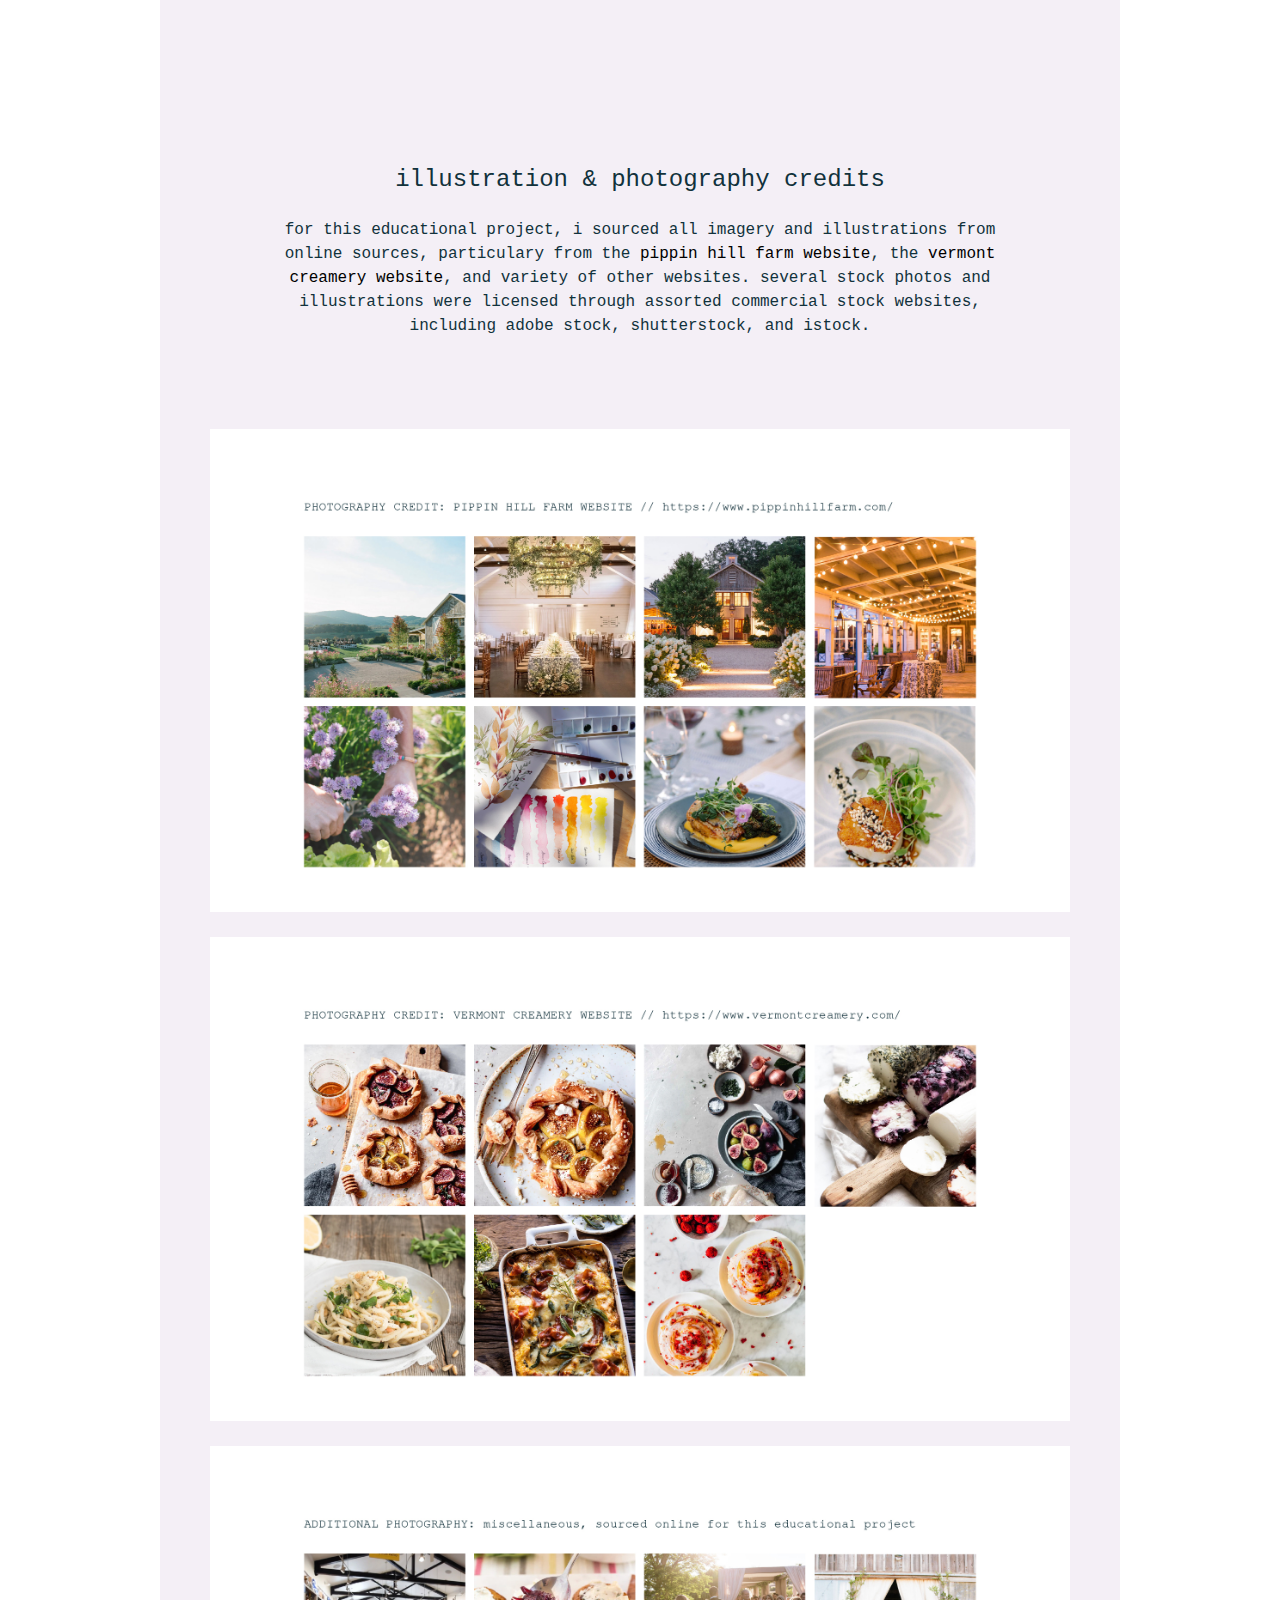
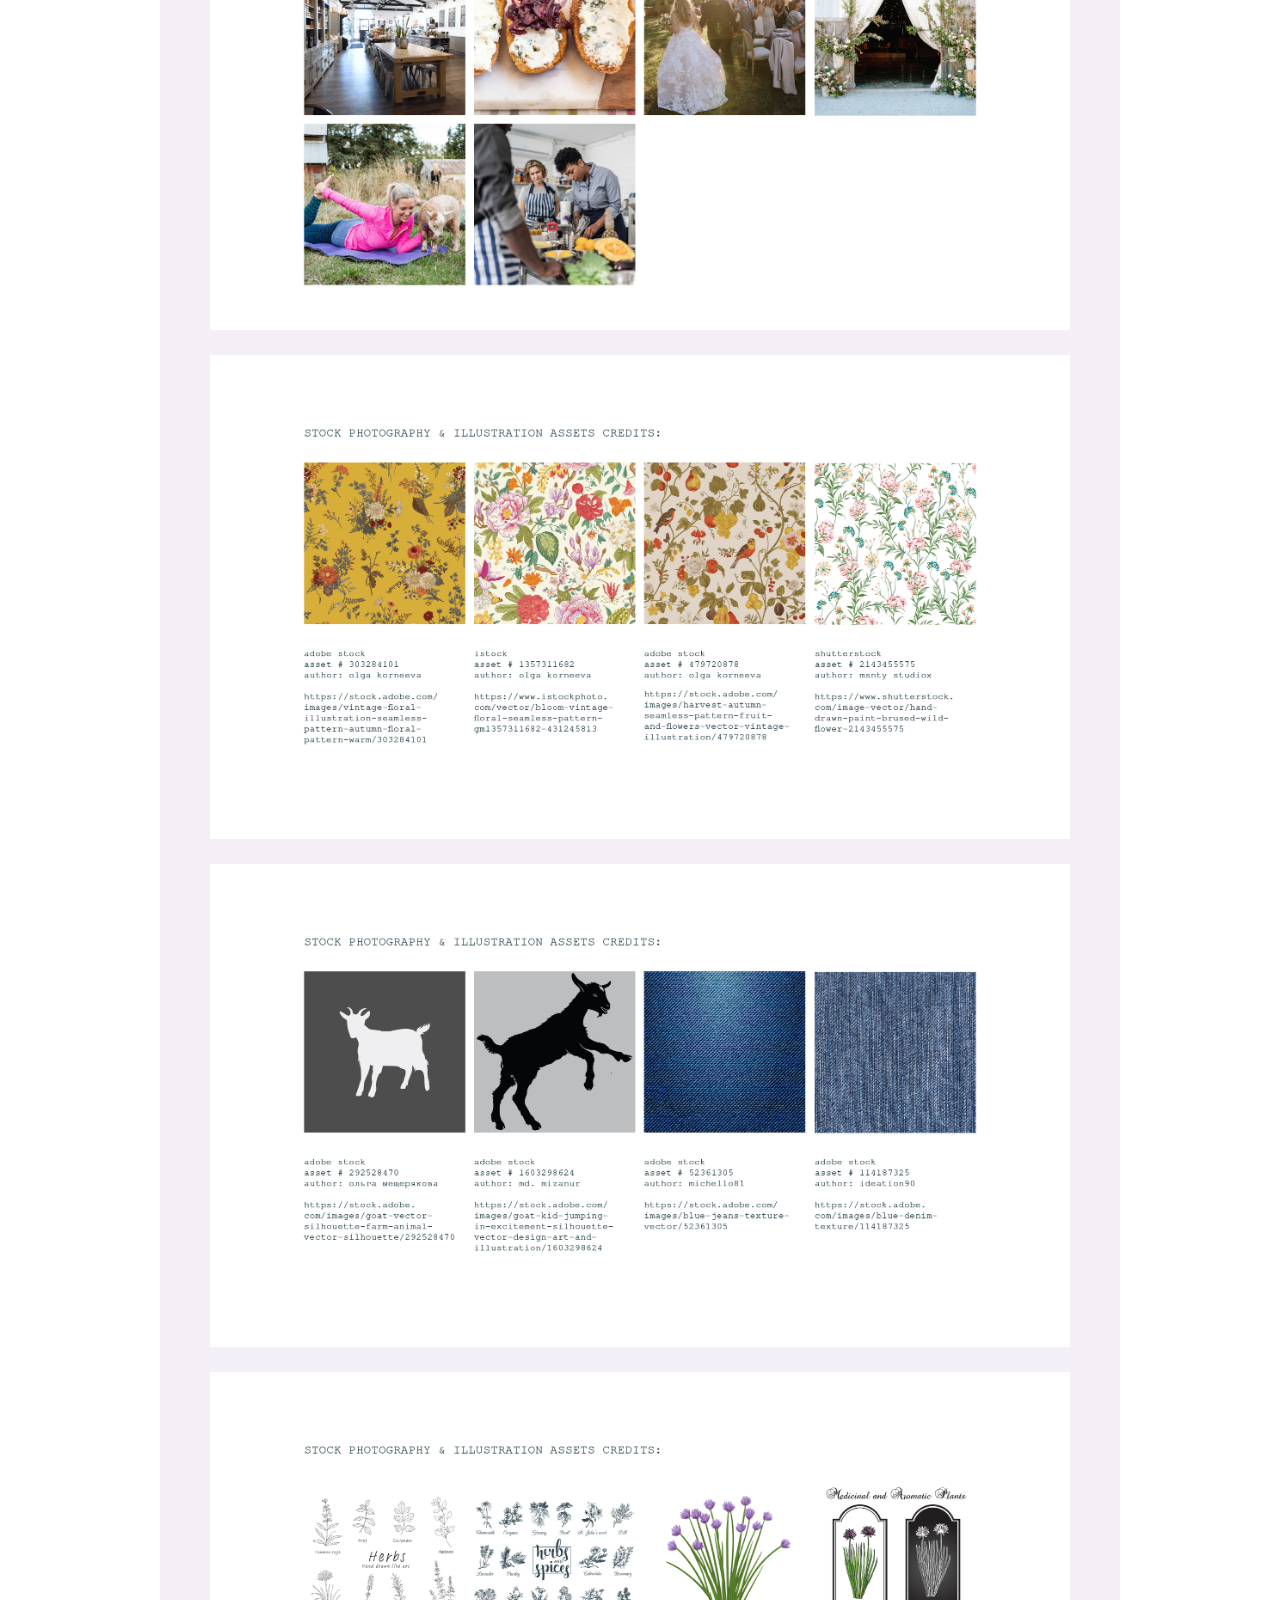
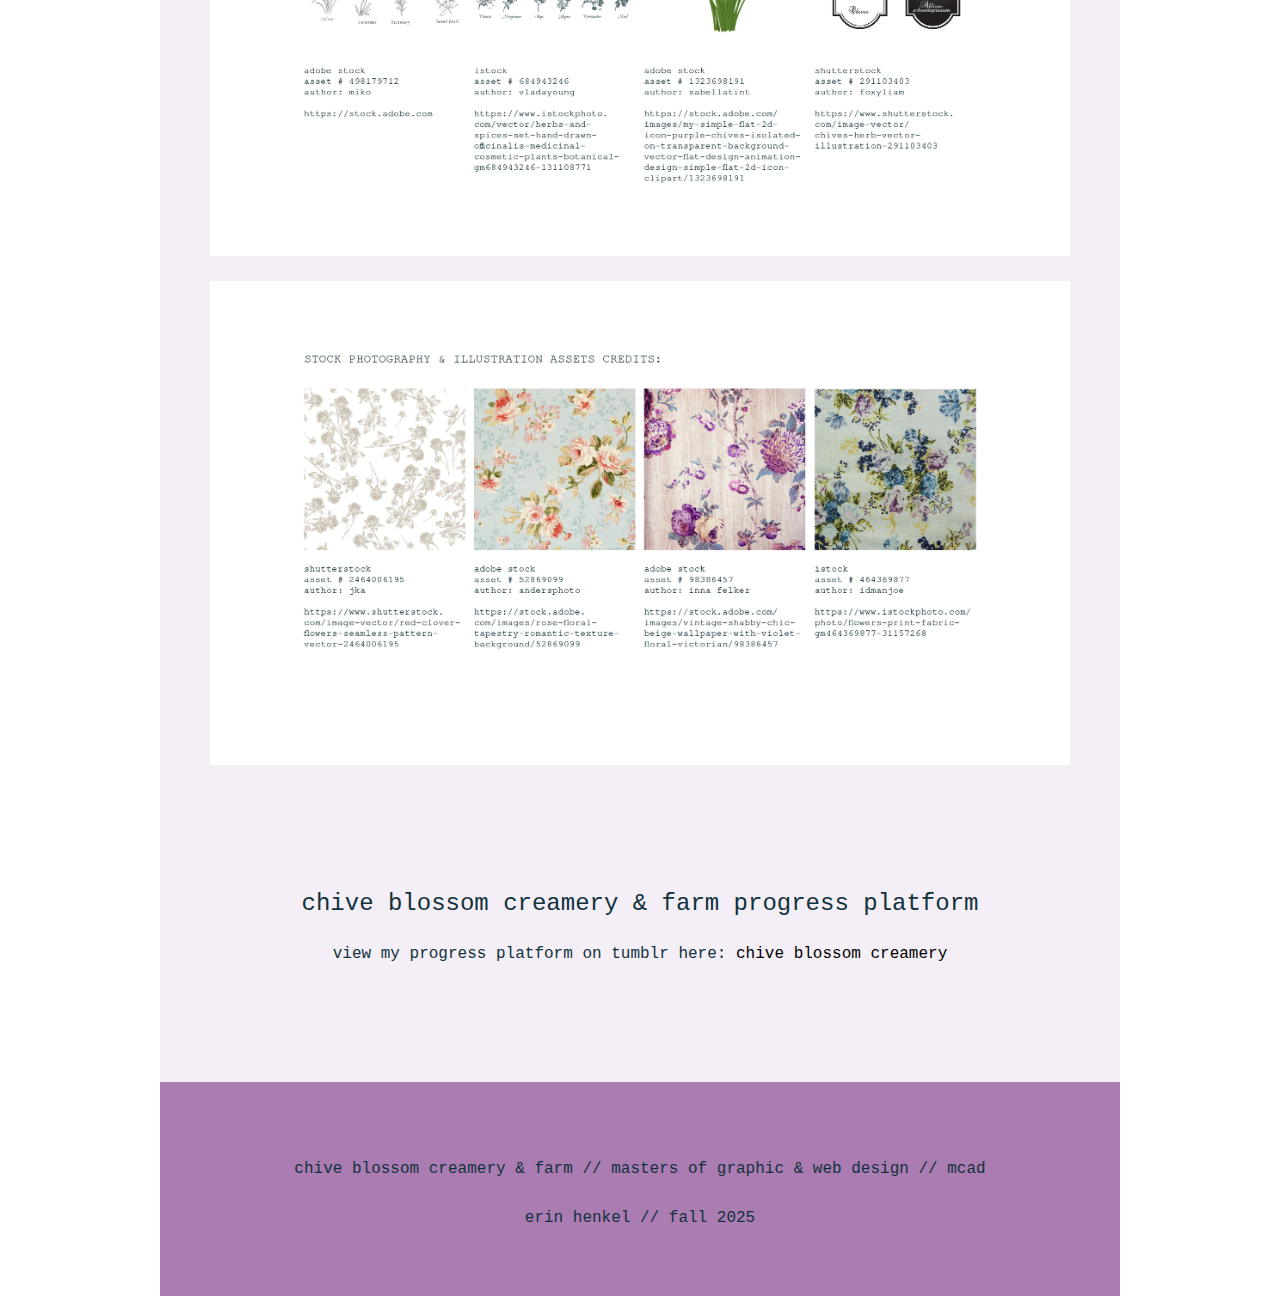
<file: summary.html>
<!DOCTYPE html>
<html>
    <head>
        <meta charset="utf-8" />
        <meta http-equiv="X-UA-Compatible" content="IE=edge">
        <title>Erin Henkel Capstone Website</title>
        <meta name="viewport" content="width=device-width, initial-scale=1">
        <link rel="stylesheet" type="text/css" media="screen" href="main.css"/>
    </head>

    <body>
        <div class="container">

            <div class="header-bar">
                <nav>
                    <ul class="nav-list">
                        <li class="nav-list__item"><a href="index.html">about the project</a></li>
                        <li class="nav-list__item"><a href="process.html">process & feedback</a></li>
                        <li class="nav-list__item"><a href="visual_identity.html">visual identity</a></li>
                        <li class="nav-list__item"><a href="website.html">website design</a></li>
                        <li class="nav-list__item"><a href="summary.html">summary & info</a></li>
                    </ul>
                </nav>
            </div>

            <div>
                <div class="copy">
                <h1>summary & project information</h1>

                <img src="img/frolic_goat_OCT2025_v1.png" alt="patterned goat illustration" class="center-goat">
                </div>

                <div class="copy">
                <h2>project summary & key takeaways</h2>

                <p>my work on chive blossom creamery & farm has been a unique experience for me to design in an aesthetically focused way - as opposed to an efficiency focused way, which is how i would likely describe the majority of my professional work over the last two decades. whether i've been in-house or freelance, there has been more of an emphasis on designing as well as i can but quickly, so that time resources are preserved and client budgets are kept as low as possible. this project work allowed me to really get free with my designing, to play with visuals and iterations, to pull in collage which is a big part of my own artistic practice in the painting studio, and to unleash my own artistic preferences instead of tailoring my work to a client's preferences. truly, i enjoy and have a solid set of skills in collaborating with clients and business owners - but this was a really great opportunity here in my capstone to be both the client making the final artistic decisions as well as the designer.</p>

                <p>if i had to identify my biggest challenge, it has been time and creative energy management. working an energetically demanding full-time graphic design job while tackling my masters degree made me absolutely yearn for my undergrad days, where i did have a side-job of course, but much more daily schedule free to go deep into school projects. many nights, i had the time possibly, but not the creative energy left. there are myriad additional elements that i would have liked to tackle - from additional pages and flows on my website designs, to actually bringing the website to life in code, to additional branding assets - the list goes on. in the end, it was important for me to narrow the scope in order to accomplish the cohesive project that i hope i did complete here.</p>
                    
                <p>my biggest successes here in chive blossom creamery & farm are related to artistic expression - i really feel like i got to integrate my own, unique artistry into these designs, and i'm really proud of that. i plan to take that into future work, hopefully connecting more and more with artisan businesses for project work and creative opportunities to collaborate and make the world a little better by supporting small businesses, bring art and creativity into life in my community, and make a stand for the original, the hand made, and the human to human connection that naturally comes along with craft.</p>
                </div>

                <div class="copy">
                    <h2>biliography & research resources</h2>

                    <h3>goat cheese businesses</h3>
    
                    <p>vermont creamery. “vermont creamery.” <a href="https://www.vermontcreamery.com/">https://www.vermontcreamery.com/</a></p>
                    <p>laclare creamery. “laClare creamery.” <a href="https://www.laclarefamilycreamery.com/">https://www.laclarefamilycreamery.com/</a></p>
                    <p>cypress grove. “cypress grove cheese.” <a href="https://www.cypressgrovecheese.com">https://www.cypressgrovecheese.com</a>/</p>

                    <h3>event venue concepts</h3>

                    <p>olympia's valley. “olympia's valley - organic farmstead & event venue.” <a href="https://olympiasvalley.com/">https://olympiasvalley.com/</a></p>
                    <p>baetje farms. “baetje farms: the artisan venue.” <a href="https://baetjefarms.com/the-artisan-venue">https://baetjefarms.com/the-artisan-venue</a></p>
                    <p>bella luna farms. “bella luna farms: celebrations.” <a href="https://bellalunafarms.com/celebrations/">https://bellalunafarms.com/celebrations/</a></p>
                    <p>pippin hill farm. “pippin hill farm.” <a href="https://www.pippinhillfarm.com/">https://www.pippinhillfarm.com/</a></p>
                    <p>middleton lodge. “middleton lodge.” <a href="https://middletonlodge.co.uk/eat/forge/">https://middletonlodge.co.uk/eat/forge/</a></p>
                    <p>the grocer's table. “the grocer's table.” <a href="https://thegrocerstablemn.com/">https://thegrocerstablemn.com/</a></p>

                    <h3>artisan goods, craft industry, design & art resources</h3>

                    <p>ecwid by lightspeed. “what are artisans?” april, 6, 2025. <a href="https://www.ecwid.com/blog/what-are-artisans.html">https://www.ecwid.com/blog/what-are-artisans.html</a></p>
                    <p>etsy. “etsy: keep commerce human.” <a href="https://www.etsy.com/about">https://www.etsy.com/about</a></p>
                    <p>etsy. “protecting and strengthening etsy's brand mission.” july 2024.<a href="https://www.etsy.com/news/protecting-and-strengthening-etsys-brand-mission?ref=news">https://www.etsy.com/news/protecting-and-strengthening-etsys-brand-mission?ref=news</a></p>
                    <p>amra & elma. “top 20 artisan products marketing statistics 2025.” <a href="https://www.amraandelma.com/artisan-products-marketing-statistics/">https://www.amraandelma.com/artisan-products-marketing-statistics</a>/<p>
                    <p>crafts council. “the market for craft, commissioned by the crafts council and partners.” May 2020. <a href="https://www.craftscouncil.org.uk/documents/880/Market_for_craft_full_report_2020.pdf">https://www.craftscouncil.org.uk/documents/880/Market_for_craft_full_report_2020.pdf</a></p>
                    <p>renegrade craft fair. “renegade craft fair.” <a href="https://www.renegadecraft.com/">https://www.renegadecraft.com/</a></p>
                    <p>u.s. bureau of labor statistics. “occupational employment and wages, may 2023, 27-1012 craft artists.” <a href="https://www.bls.gov/oes/2023/may/oes271012.htm">https://www.bls.gov/oes/2023/may/oes271012.htm</a></p>
                    <p>psychology today. “art and happiness.” september 2011. <a href="https://www.psychologytoday.com/us/blog/arts-and-health/201109/art-and-happiness">https://www.psychologytoday.com/us/blog/arts-and-health/201109/art-and-happiness</a></p>
                    <p>folksy. “celebrating craft as a career.” march 2021. <a href="https://blog.folksy.com/2021/03/22/celebrating-craft-as-a-career">https://blog.folksy.com/2021/03/22/celebrating-craft-as-a-career</a></p>
                    <p>grammarly. “5 brand tone of voice examples to help you find your brand personality.” march 2, 2025. <a href="https://www.grammarly.com/business/learn/brand-tone-examples/">https://www.grammarly.com/business/learn/brand-tone-examples/</a></p>

                    </div>

                <div class="copy">
                    <h2>illustration & photography credits</h2>
                    <p>for this educational project, i sourced all imagery and illustrations from online sources, particulary from the <a href="https://www.pippinhillfarm.com/">pippin hill farm website</a>, the <a href="https://www.vermontcreamery.com/">vermont creamery website</a>, and variety of other websites. several stock photos and illustrations were licensed through assorted commercial stock websites, including adobe stock, shutterstock, and istock.</p>
                </div>

                    <img src="img/Capstone-Page_Slide-Graphics-2025_vPhoto-Credits-1.jpg" alt="project photo credits 1" class="center">
                    <img src="img/Capstone-Page_Slide-Graphics-2025_vPhoto-Credits-2.jpg" alt="project photo credits 2" class="center">
                    <img src="img/Capstone-Page_Slide-Graphics-2025_vPhoto-Credits-3.jpg" alt="project photo credits 3" class="center">
                    <img src="img/Capstone-Page_Slide-Graphics-2025_vPhoto-Credits-4.jpg" alt="project photo credits 4" class="center">
                    <img src="img/Capstone-Page_Slide-Graphics-2025_vPhoto-Credits-5.jpg" alt="project photo credits 5" class="center">
                    <img src="img/Capstone-Page_Slide-Graphics-2025_vPhoto-Credits-6.jpg" alt="project photo credits 6" class="center">
                    <img src="img/Capstone-Page_Slide-Graphics-2025_vPhoto-Credits-7.jpg" alt="project photo credits 7" class="center">
        

                <div class="copy">
                    <h2>chive blossom creamery & farm progress platform</h2>
        
                    <p>view my progress platform on tumblr here: <a href="https://www.tumblr.com/chiveblossomcreamery">chive blossom creamery</a></p>
                    </div>
                    
                    <div class="footer">
                        <p>chive blossom creamery & farm // masters of graphic & web design // mcad</p>
                        <p>erin henkel // fall 2025</p>
                    </div>
        </div>

    </body>
</html>
</file>
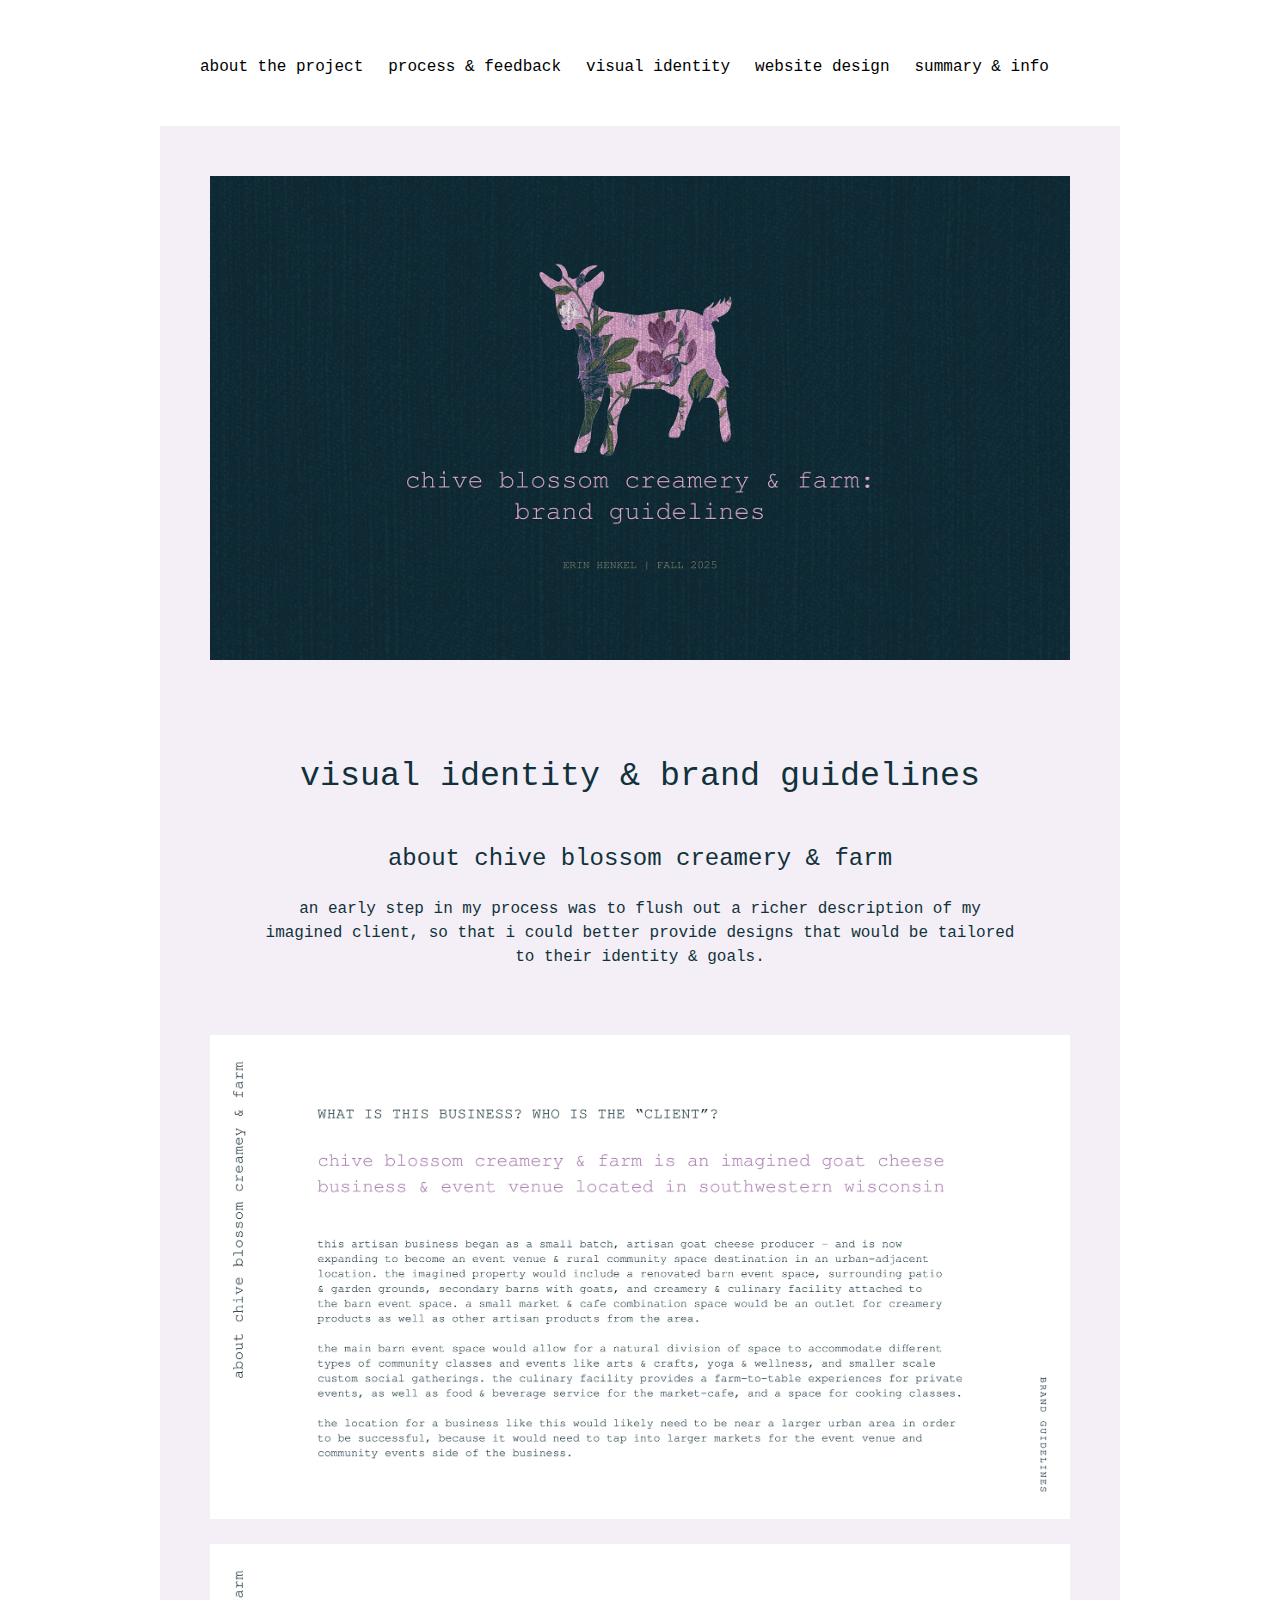
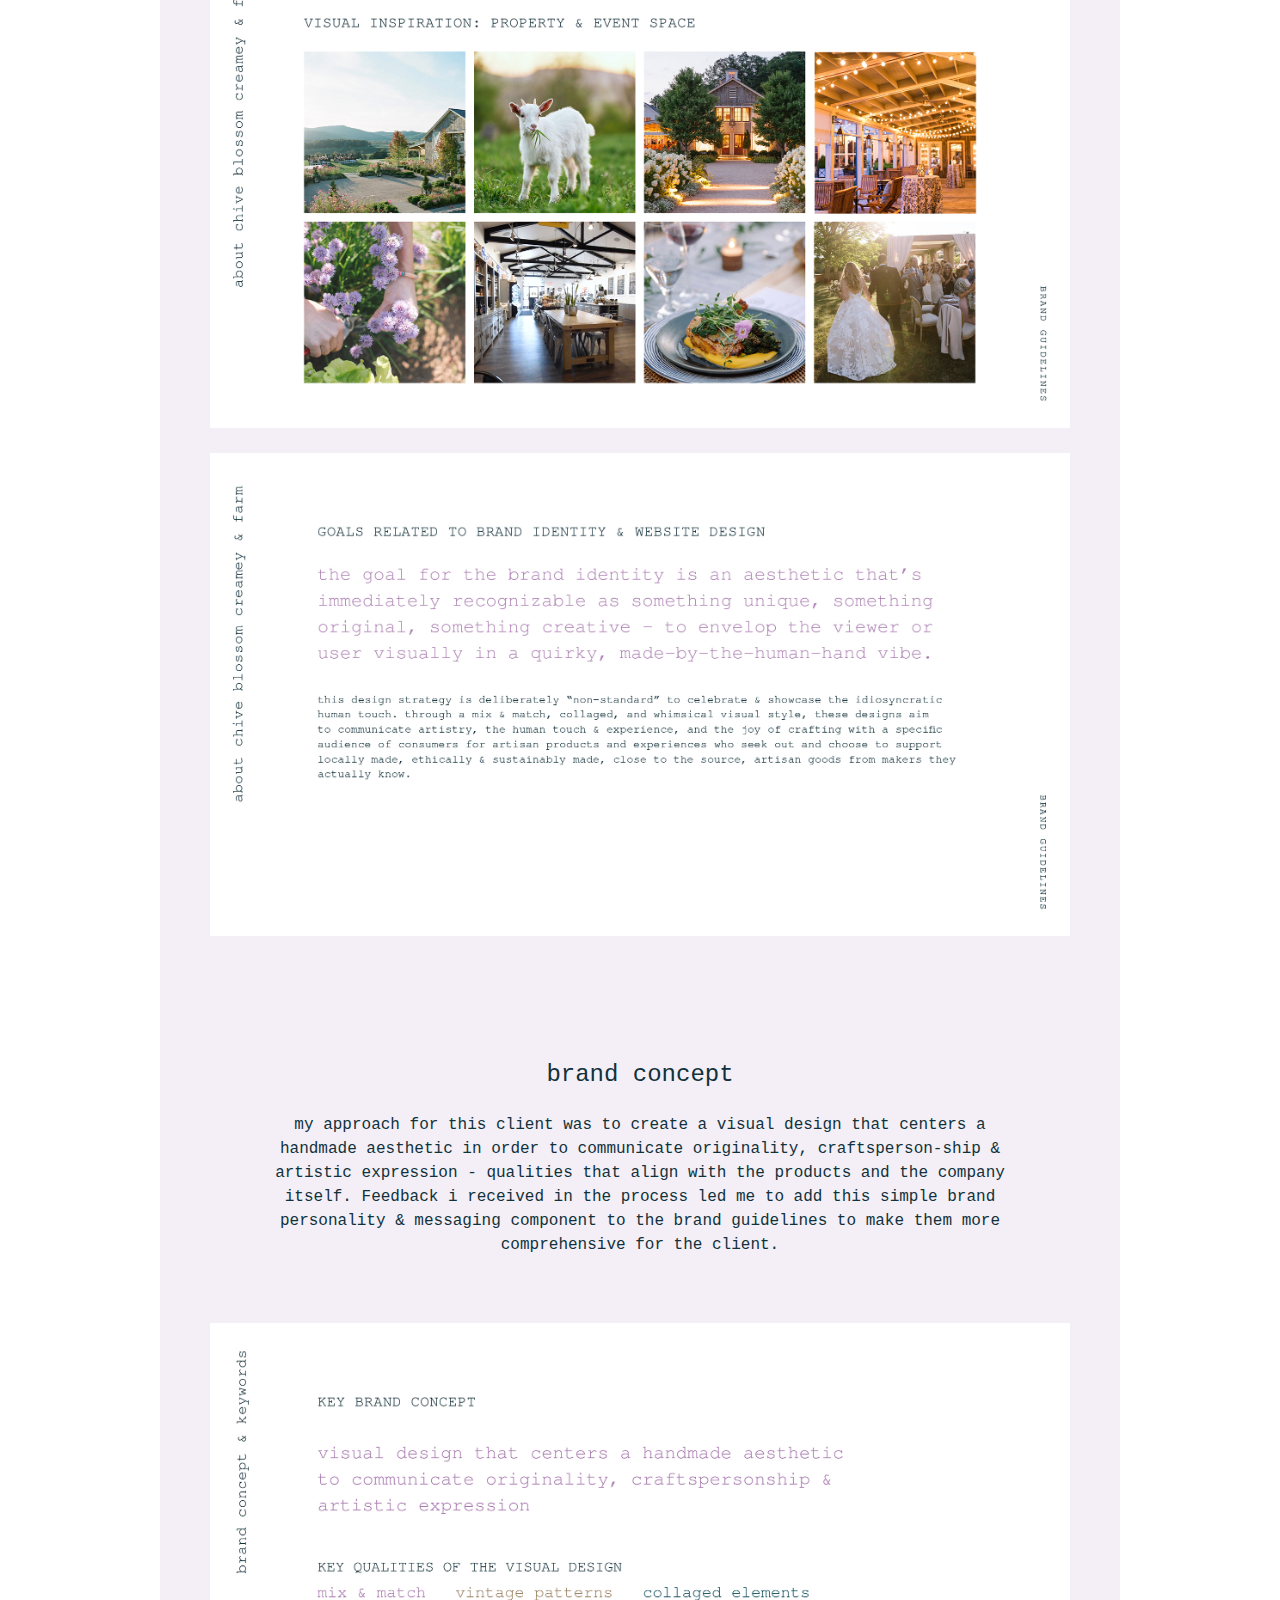
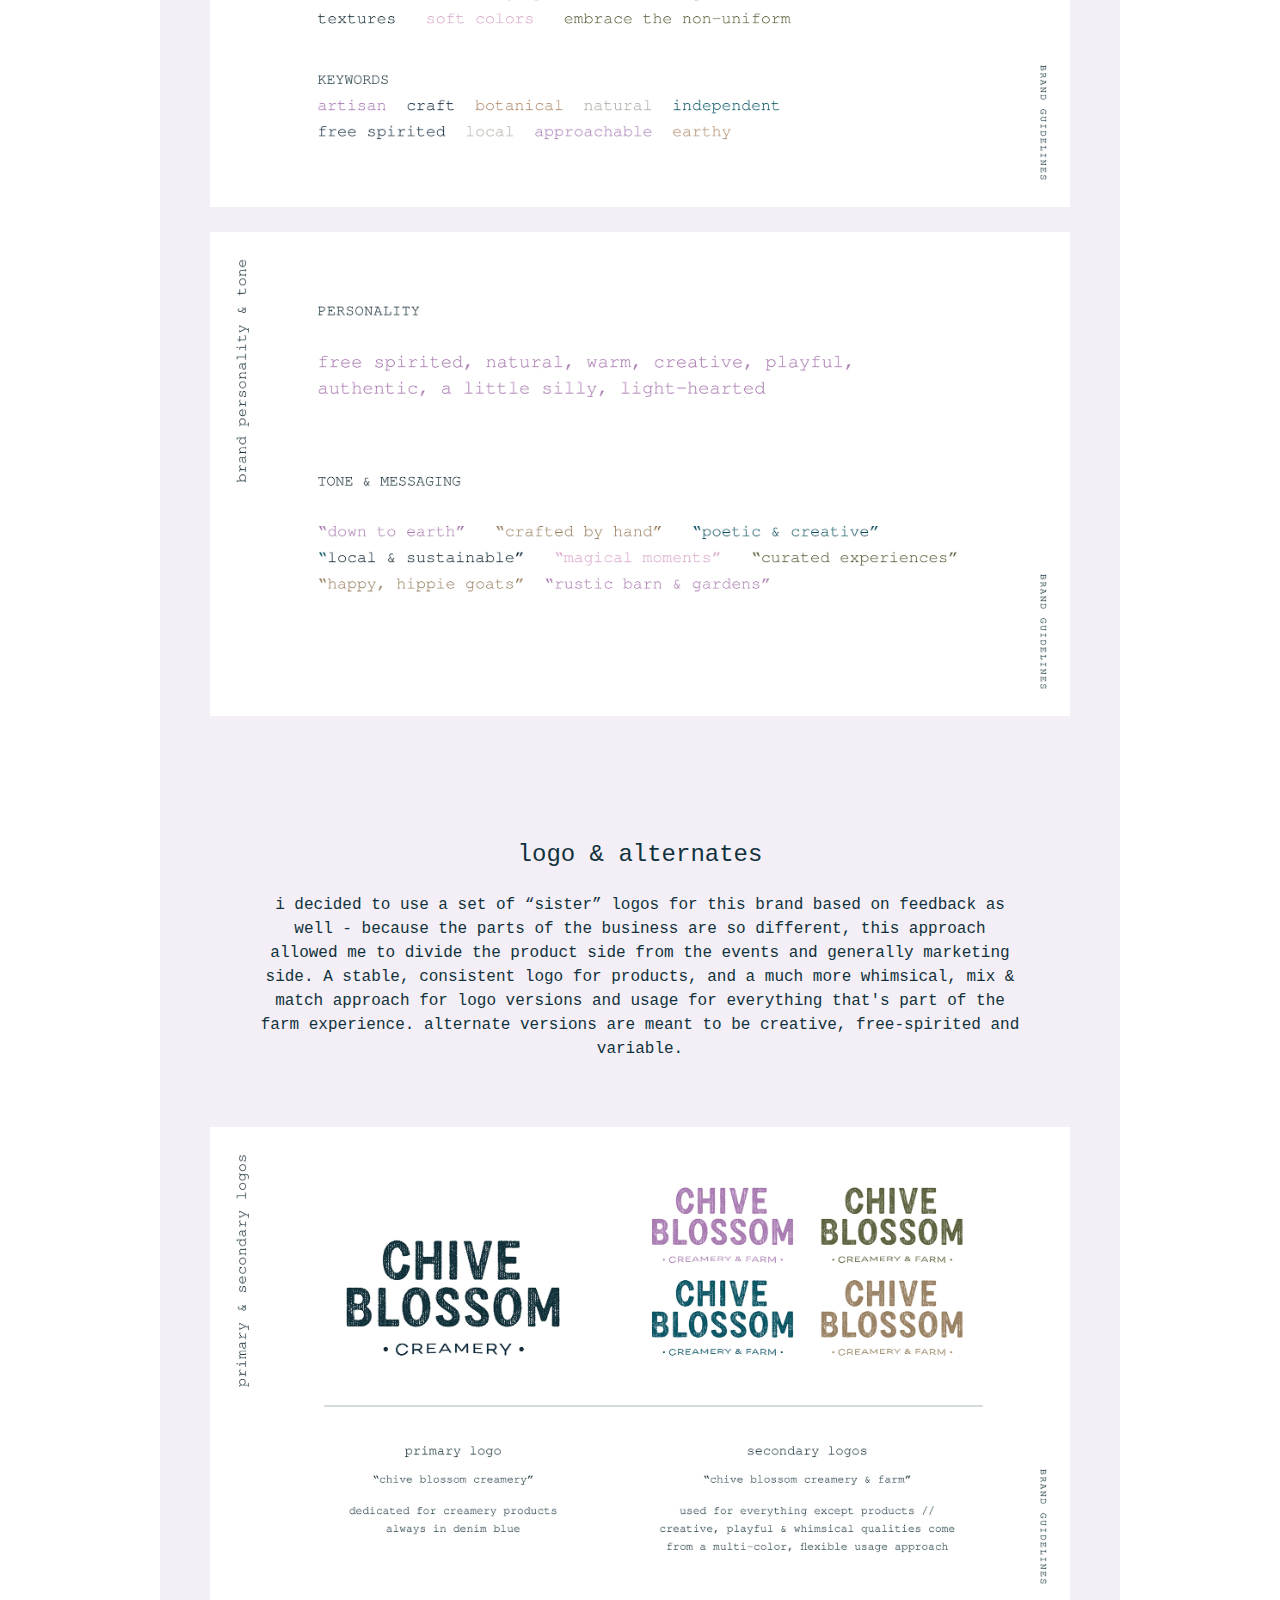
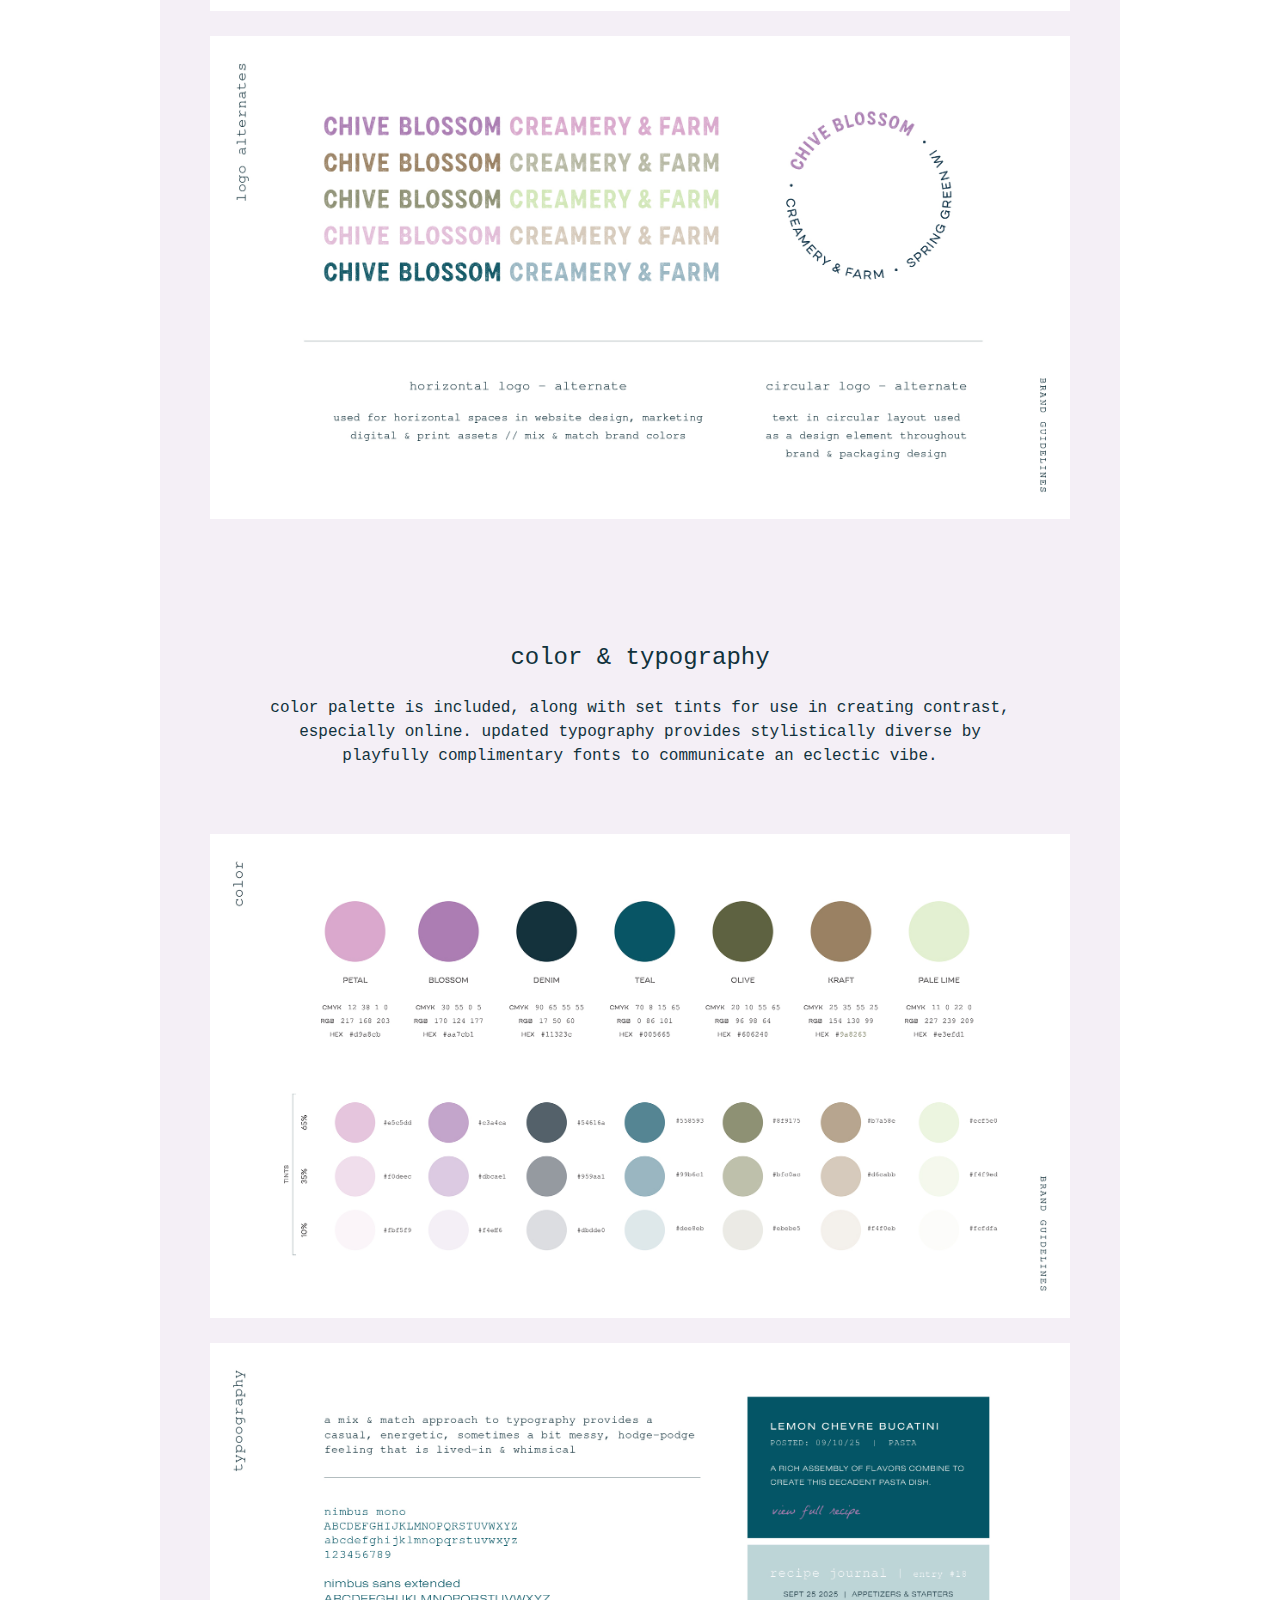
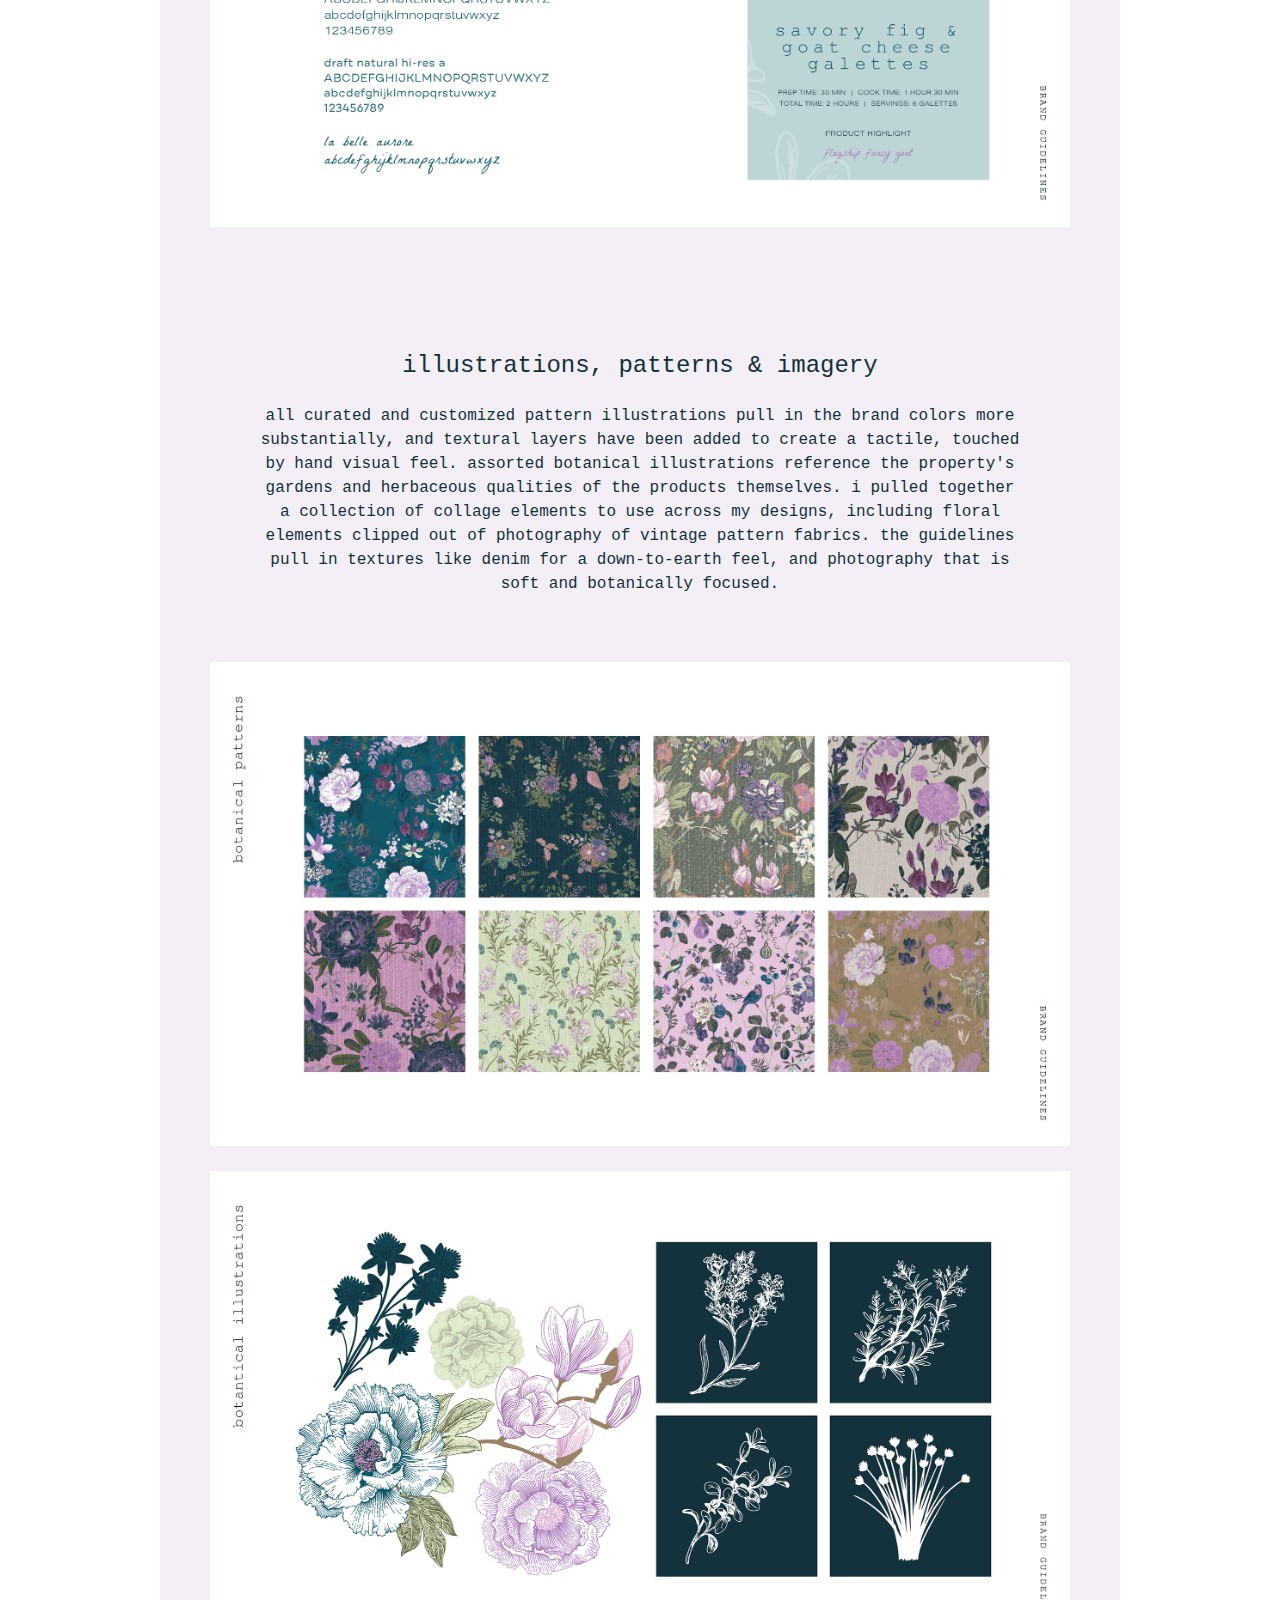
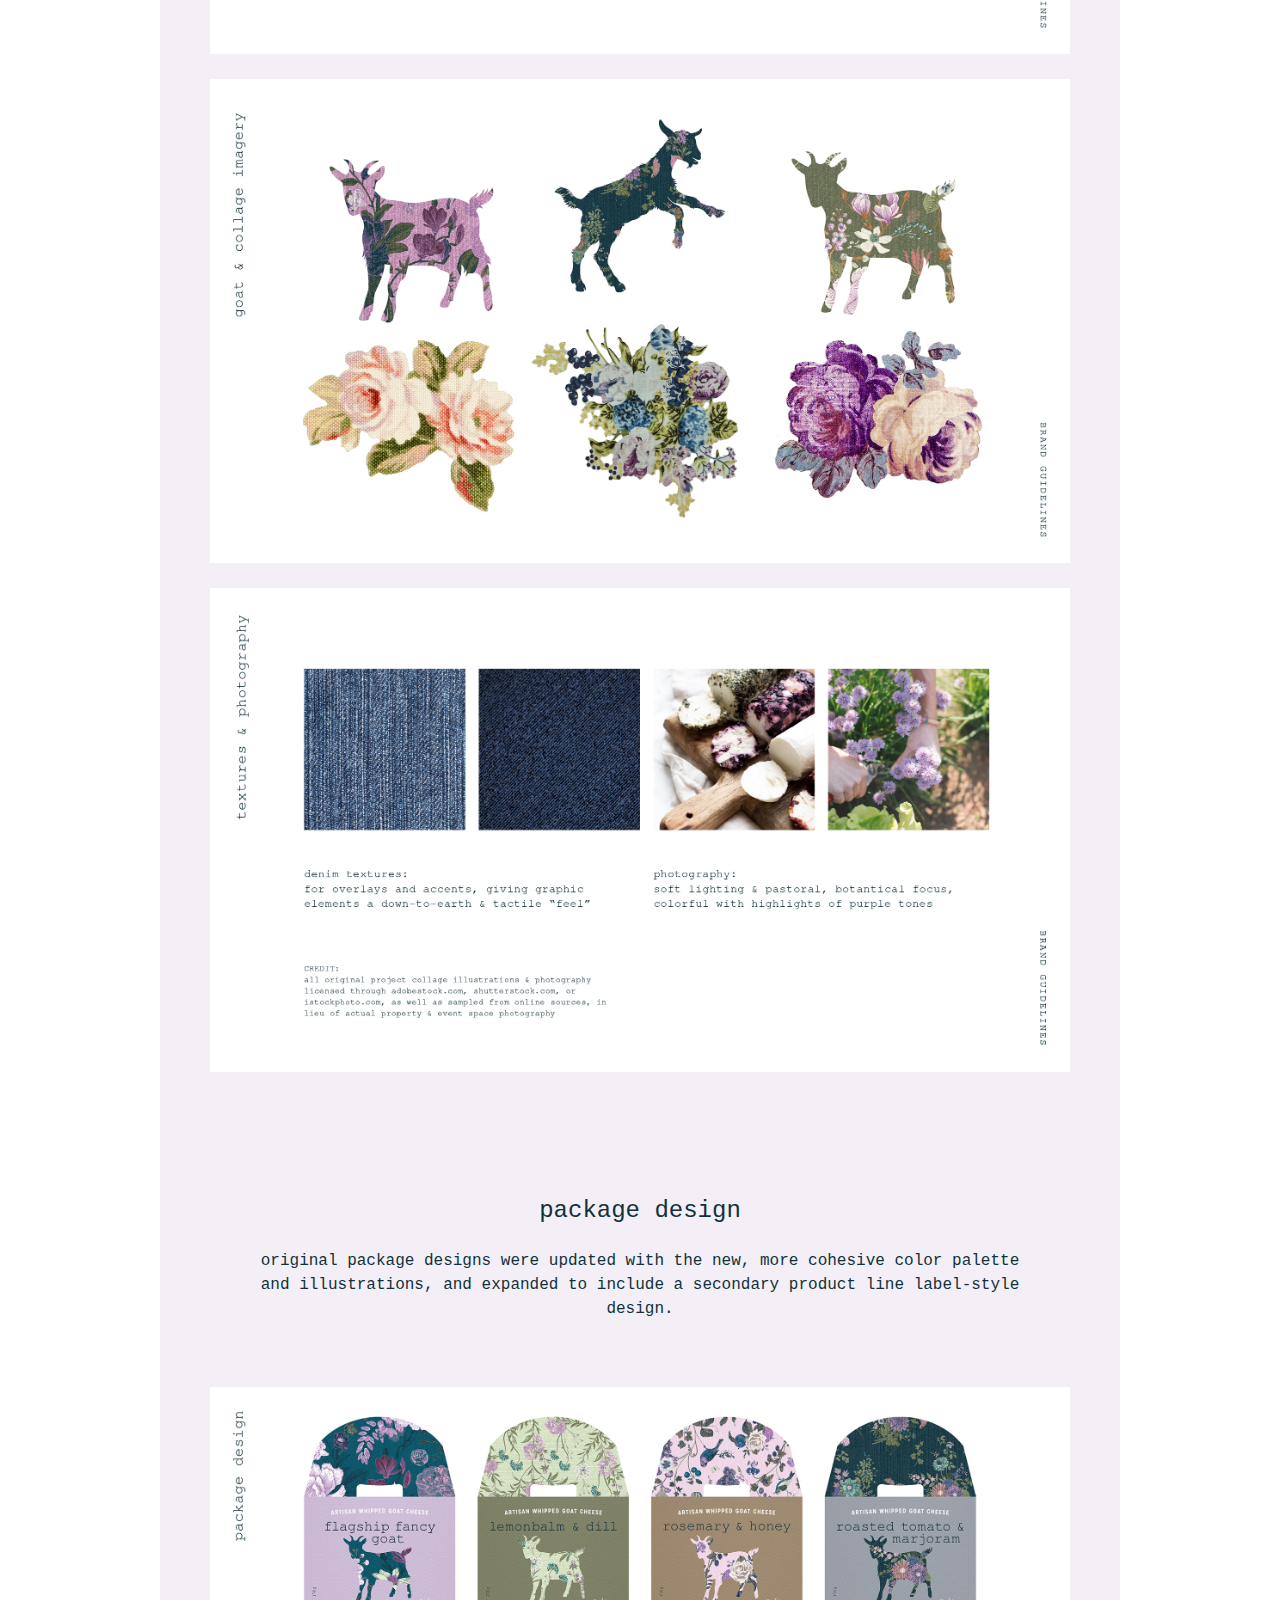
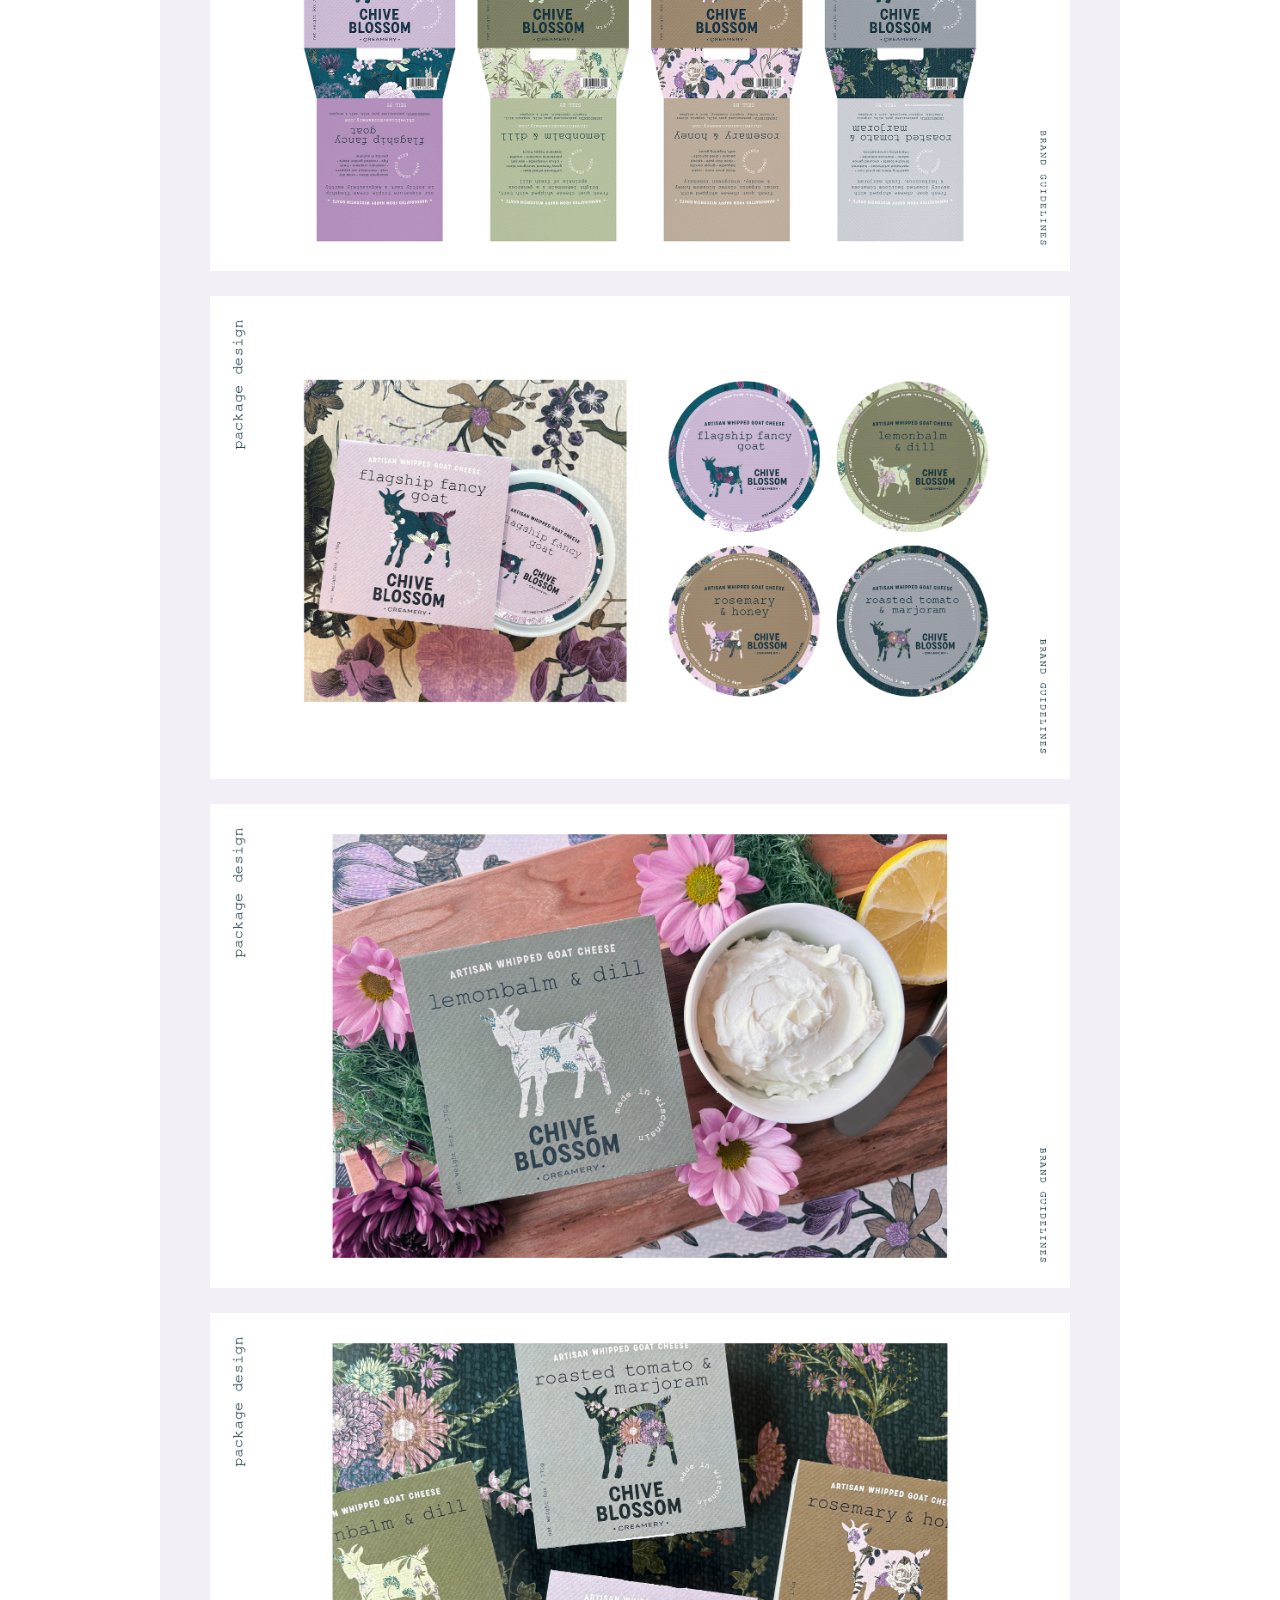
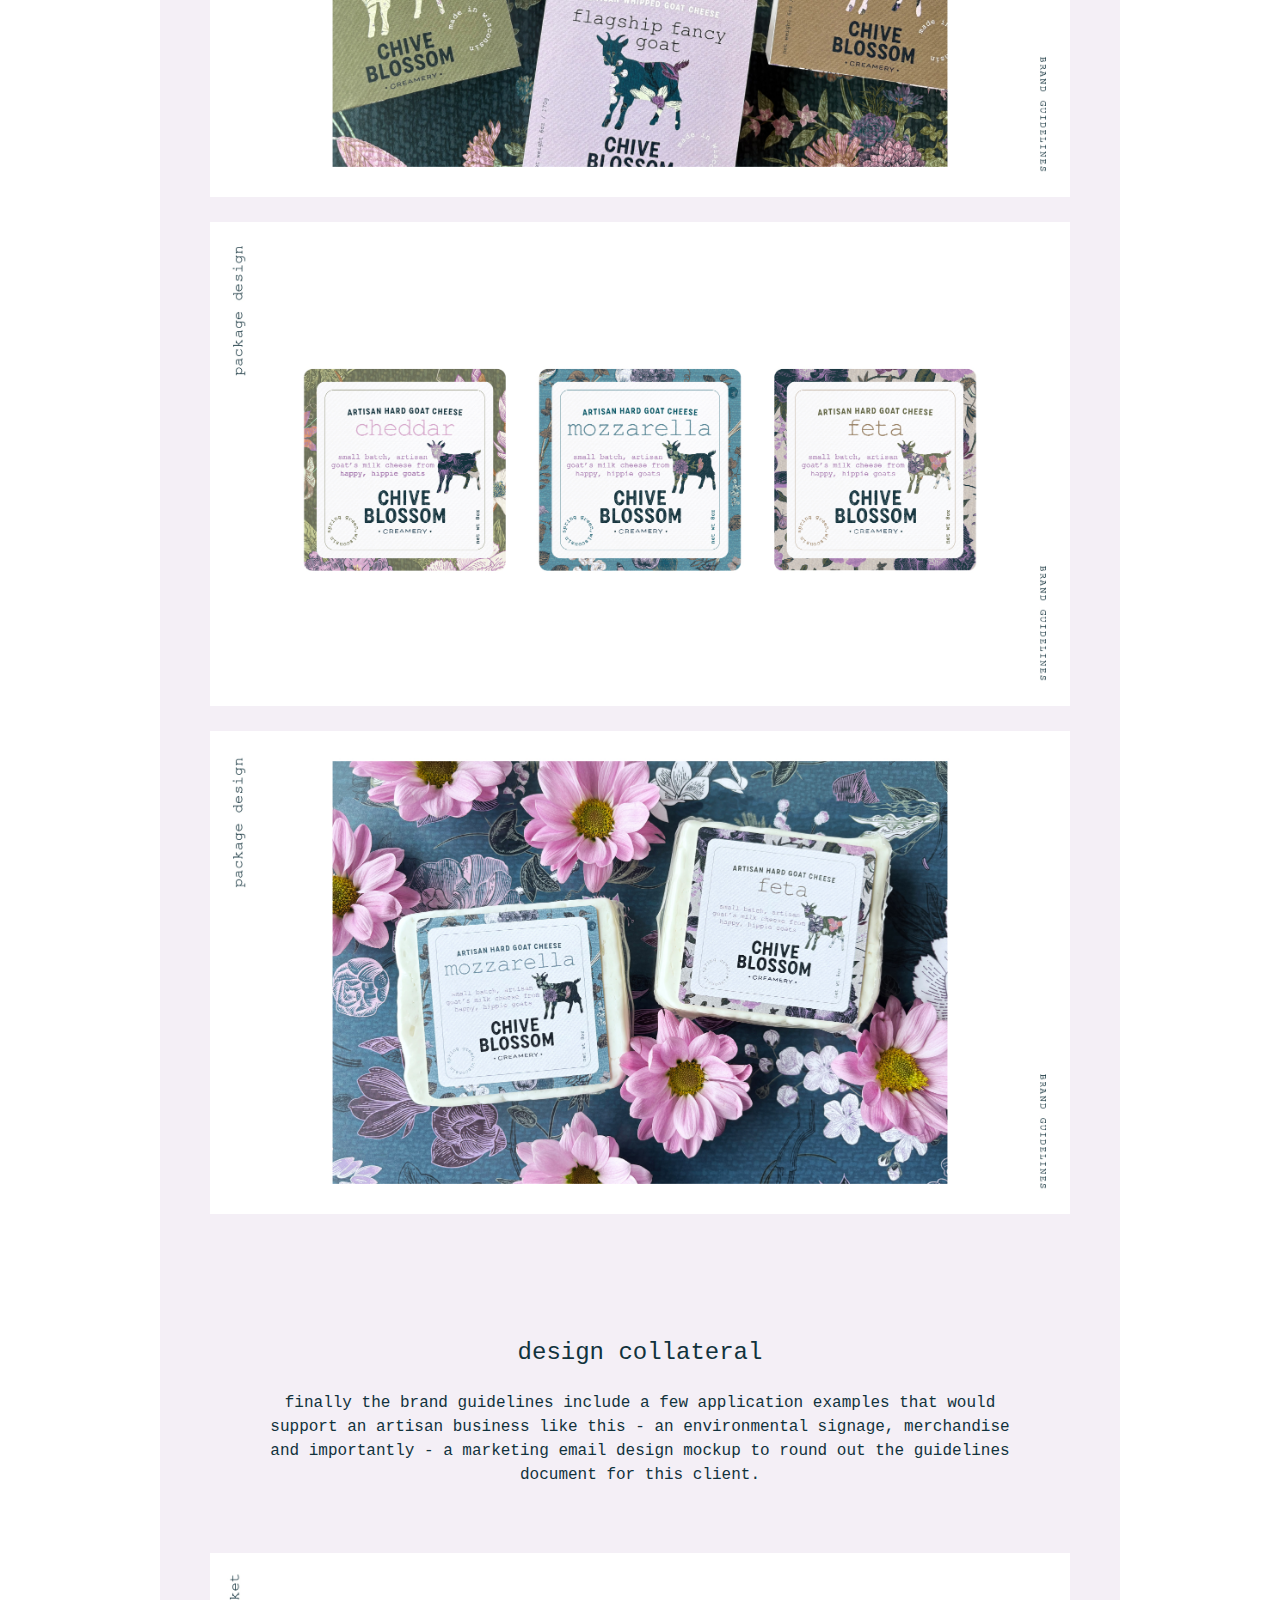
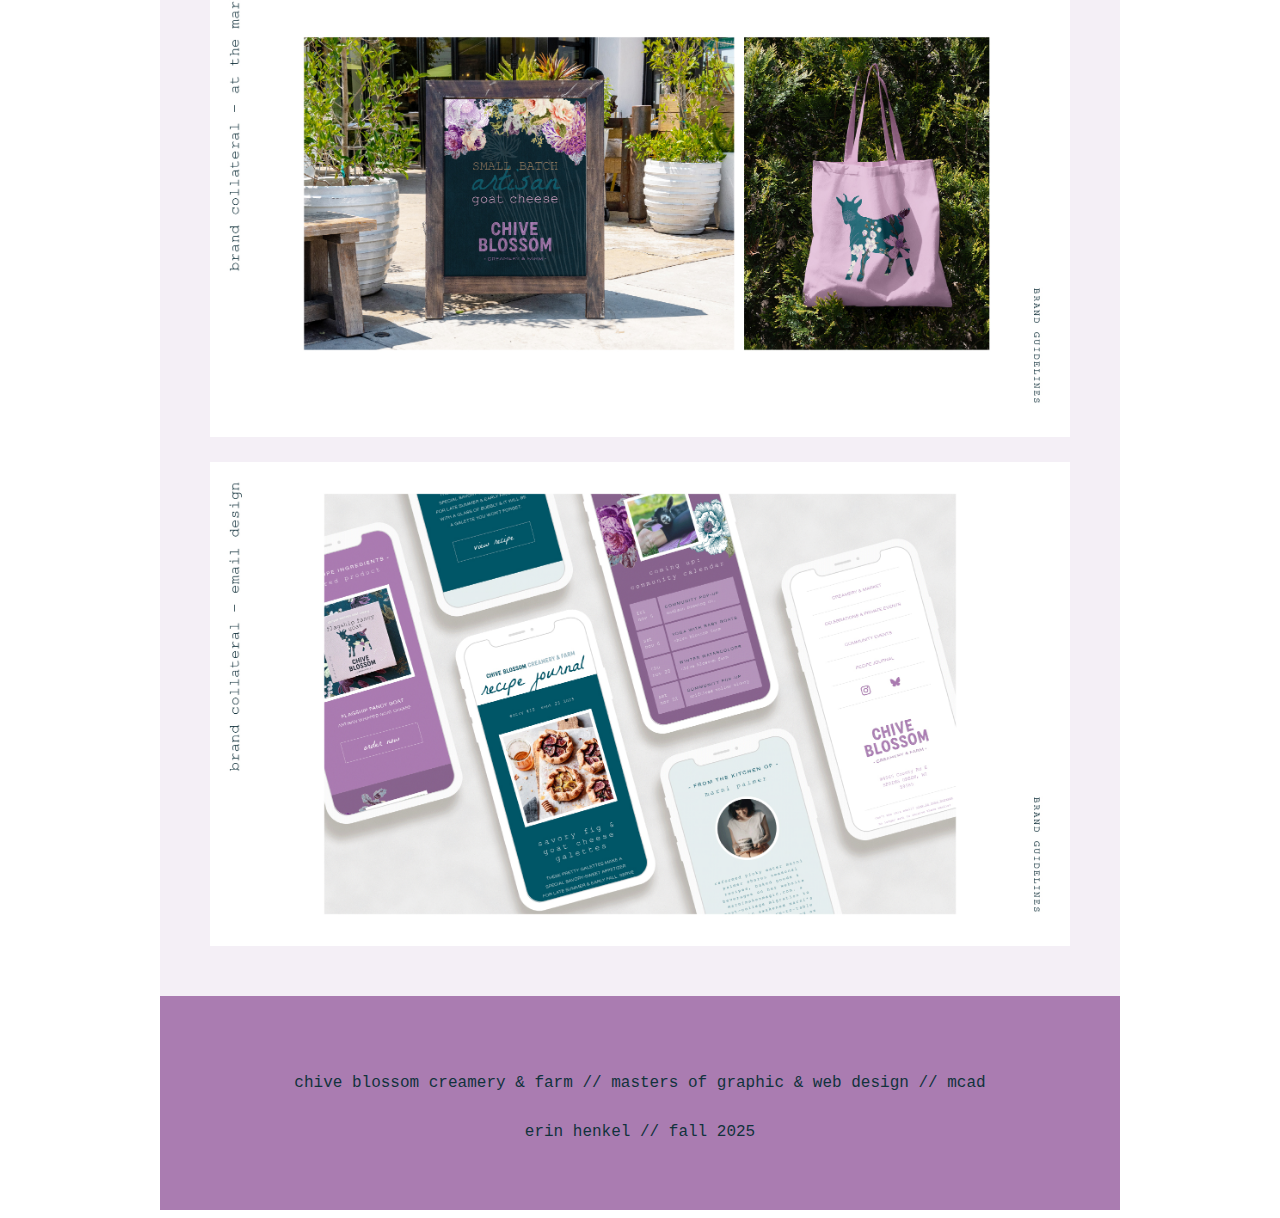
<file: visual-identity.html>
<!DOCTYPE html>
<html>
    <head>
        <meta charset="utf-8" />
        <meta http-equiv="X-UA-Compatible" content="IE=edge">
        <title>Erin Henkel Capstone Website</title>
        <meta name="viewport" content="width=device-width, initial-scale=1">
        <link rel="stylesheet" type="text/css" media="screen" href="main.css"/>
    </head>

    <body>
        <div class="container">

            <div class="header-bar">
                <nav>
                    <ul class="nav-list">
                        <li class="nav-list__item"><a href="index.html">about the project</a></li>
                        <li class="nav-list__item"><a href="process.html">process & feedback</a></li>
                        <li class="nav-list__item"><a href="visual-identity.html">visual identity</a></li>
                        <li class="nav-list__item"><a href="website.html">website design</a></li>
                        <li class="nav-list__item"><a href="summary.html">summary & info</a></li>
                    </ul>
                </nav>
            </div>
        
            <div>
                <div class="guidelines">
                <img src="img/capstone_brand-cover.jpg" alt="brand guidelines cover art" class="center"/>
            </div>

                <div class="copy">
                <h1>visual identity & brand guidelines</h1>

                <h2>about chive blossom creamery & farm</h2>

                <p>an early step in my process was to flush out a richer description of my imagined client, so that i could better provide designs that would be tailored to their identity & goals.</p>
                </div>

                <img src="img/brand-guidelines_1.jpg" alt="brand guidelines about the client" class="center-top"/>
                <img src="img/brand-guidelines_2.jpg" alt="brand guidelines visual inspiration" class="center"/>
                <img src="img/brand-guidelines_3.jpg" alt="brand guidelines visual identity goals" class="center"/>

                <div class="copy">
                    
                    <h2>brand concept</h2>

                <p>my approach for this client was to create a visual design that centers a handmade aesthetic in order to communicate originality, craftsperson-ship & artistic expression - qualities that align with the products and the company itself. Feedback i received in the process led me to add this simple brand personality & messaging component to the brand guidelines to make them more comprehensive for the client.</p>
                </div>

                <img src="img/brand-guidelines_4.jpg" alt="brand concept" class="center-top"/>
                <img src="img/brand-guidelines_5.jpg" alt="brand personality" class="center"/>

                <div class="copy">
                    <h2>logo & alternates</h2>

                <p>i decided to use a set of “sister” logos for this brand based on feedback as well - because the parts of the business are so different, this approach allowed me to divide the product side from the events and generally marketing side. A stable, consistent logo for products, and a much more whimsical, mix & match approach for logo versions and usage for everything that's part of the farm experience. alternate versions are meant to be creative, free-spirited and variable.</p>
                </div>

                <img src="img/brand-guidelines_6.jpg" alt="primary and secondary logos" class="center-top"/>
                <img src="img/brand-guidelines_7.jpg" alt="logo alternates" class="center"/>

                <div class="copy">
                <h2>color & typography</h2>

                <p>color palette is included, along with set tints for use in creating contrast, especially online. updated typography provides stylistically diverse by playfully complimentary fonts to communicate an eclectic vibe.</p>
                </div>

                <img src="img/brand-guidelines_8.jpg" alt="color palette" class="center-top"/>
                <img src="img/brand-guidelines_9.jpg" alt="typography" class="center"/>

                <div class="copy">
                <h2>illustrations, patterns & imagery</h2>

                <p>all curated and customized pattern illustrations pull in the brand colors more substantially, and textural layers have been added to create a tactile, touched by hand visual feel. assorted botanical illustrations reference the property's gardens and herbaceous qualities of the products themselves. i pulled together a collection of collage elements to use across my designs, including floral elements clipped out of photography of vintage pattern fabrics. the guidelines pull in textures like denim for a down-to-earth feel, and photography that is soft and botanically focused.</p>
                </div>

                <img src="img/brand-guidelines_10.jpg" alt="botanical patterns" class="center-top"/>
                <img src="img/brand-guidelines_11.jpg" alt="botanical illustrations" class="center"/>
                <img src="img/brand-guidelines_12.jpg" alt="goat and collage imagery" class="center"/>
                <img src="img/brand-guidelines_13.jpg" alt="textures and photography" class="center"/>

                <div class="copy">
                <h2>package design</h2>

                <p>original package designs were updated with the new, more cohesive color palette and illustrations, and expanded to include a secondary product line label-style design.</p>
                </div>

                <img src="img/brand-guidelines_14.jpg" alt="package design illustrations" class="center-top"/>
                <img src="img/brand-guidelines_16.jpg" alt="package design labels" class="center"/>
                <img src="img/brand-guidelines_17.jpg" alt="package design photography" class="center"/>
                <img src="img/brand-guidelines_18.jpg" alt="package design group photography" class="center"/>
                <img src="img/brand-guidelines_19.jpg" alt="package design hard cheese labels" class="center"/>
                <img src="img/brand-guidelines_20.jpg" alt="package design hard cheese label photography" class="center"/>


                <div class="copy">
                    <h2>design collateral</h2>

                    <p>finally the brand guidelines include a few application examples that would support an artisan business like this - an environmental signage, merchandise and importantly - a marketing email design mockup to round out the guidelines document for this client. </p>
                </div>


                <img src="img/brand-guidelines_21.jpg" alt="supplemental design collateral" class="center-top"/>
                <img src="img/brand-guidelines_22.jpg" alt="email newsletter design mockup" class="center"/>



            </div>

            <div class="footer">
                <p>chive blossom creamery & farm // masters of graphic & web design // mcad</p>
                <p>erin henkel // fall 2025</p>
            </div>

        </div>

    </body>
</html>
</file>
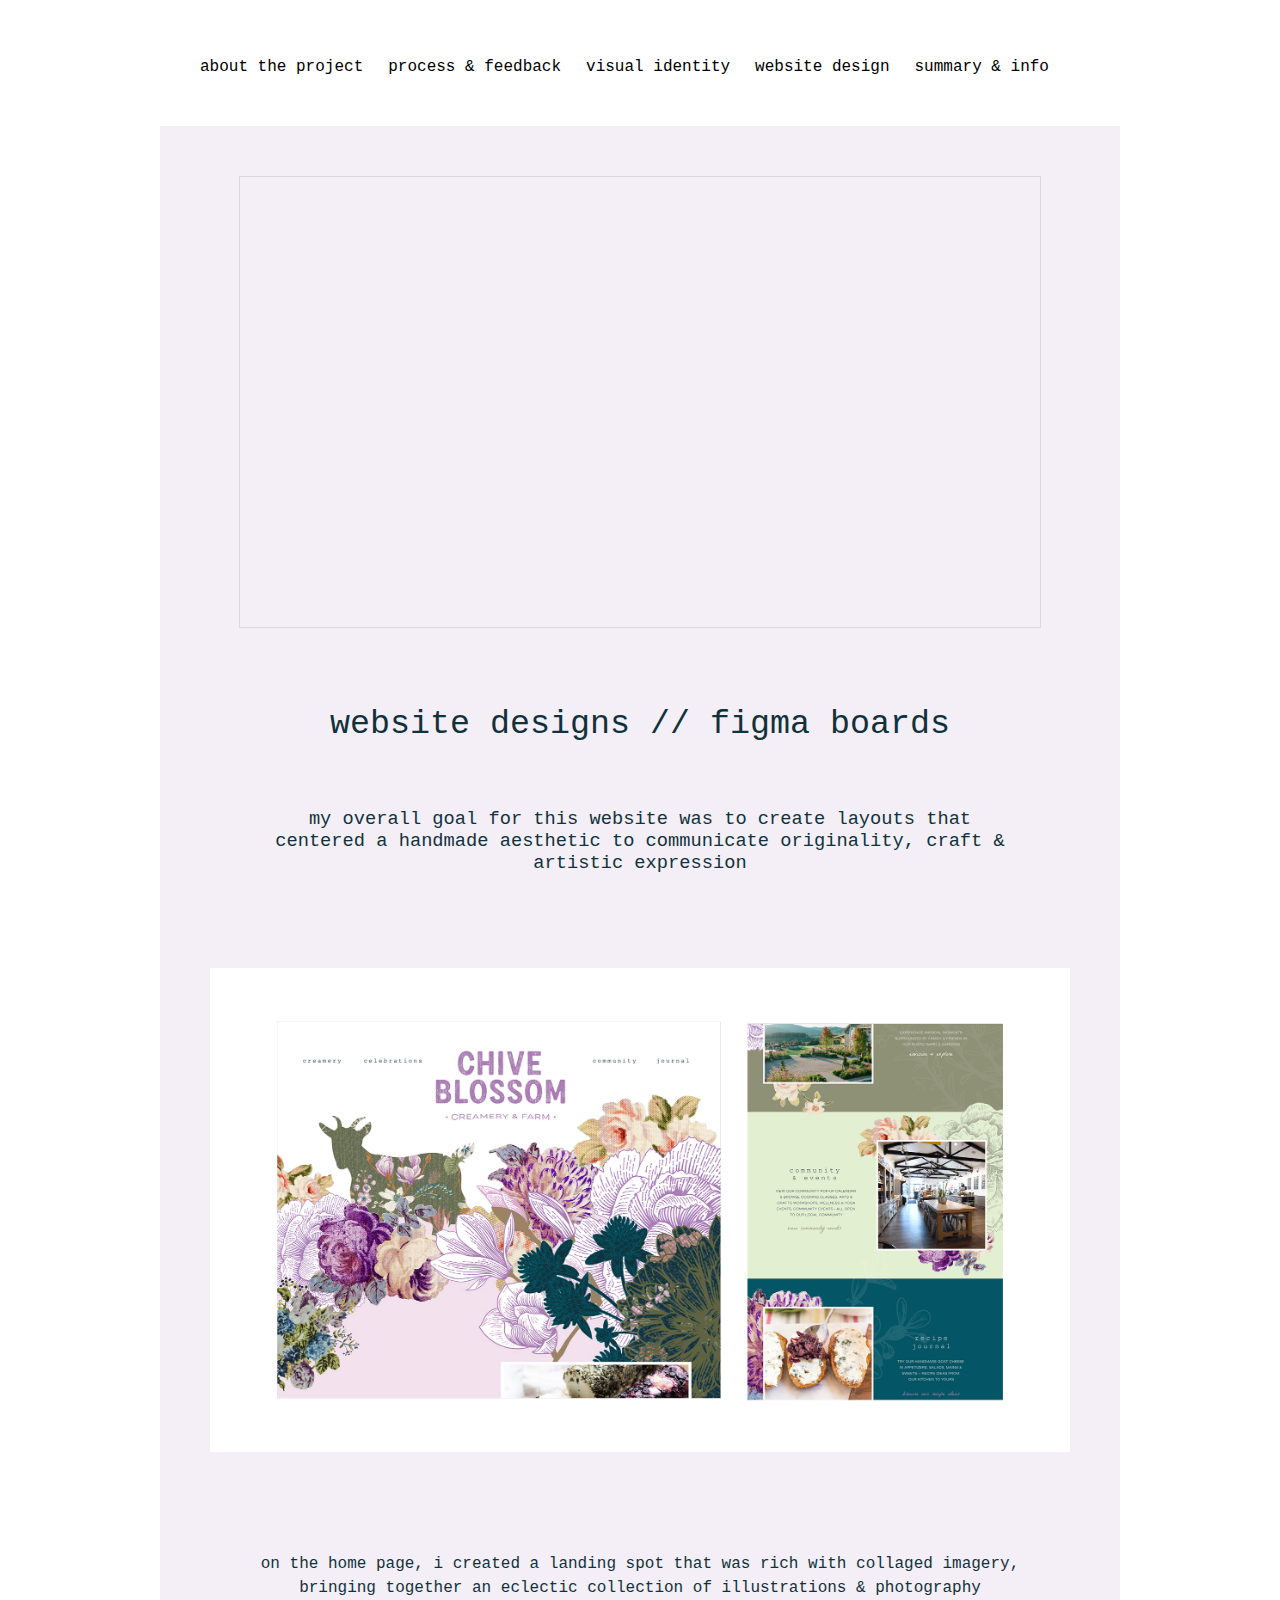
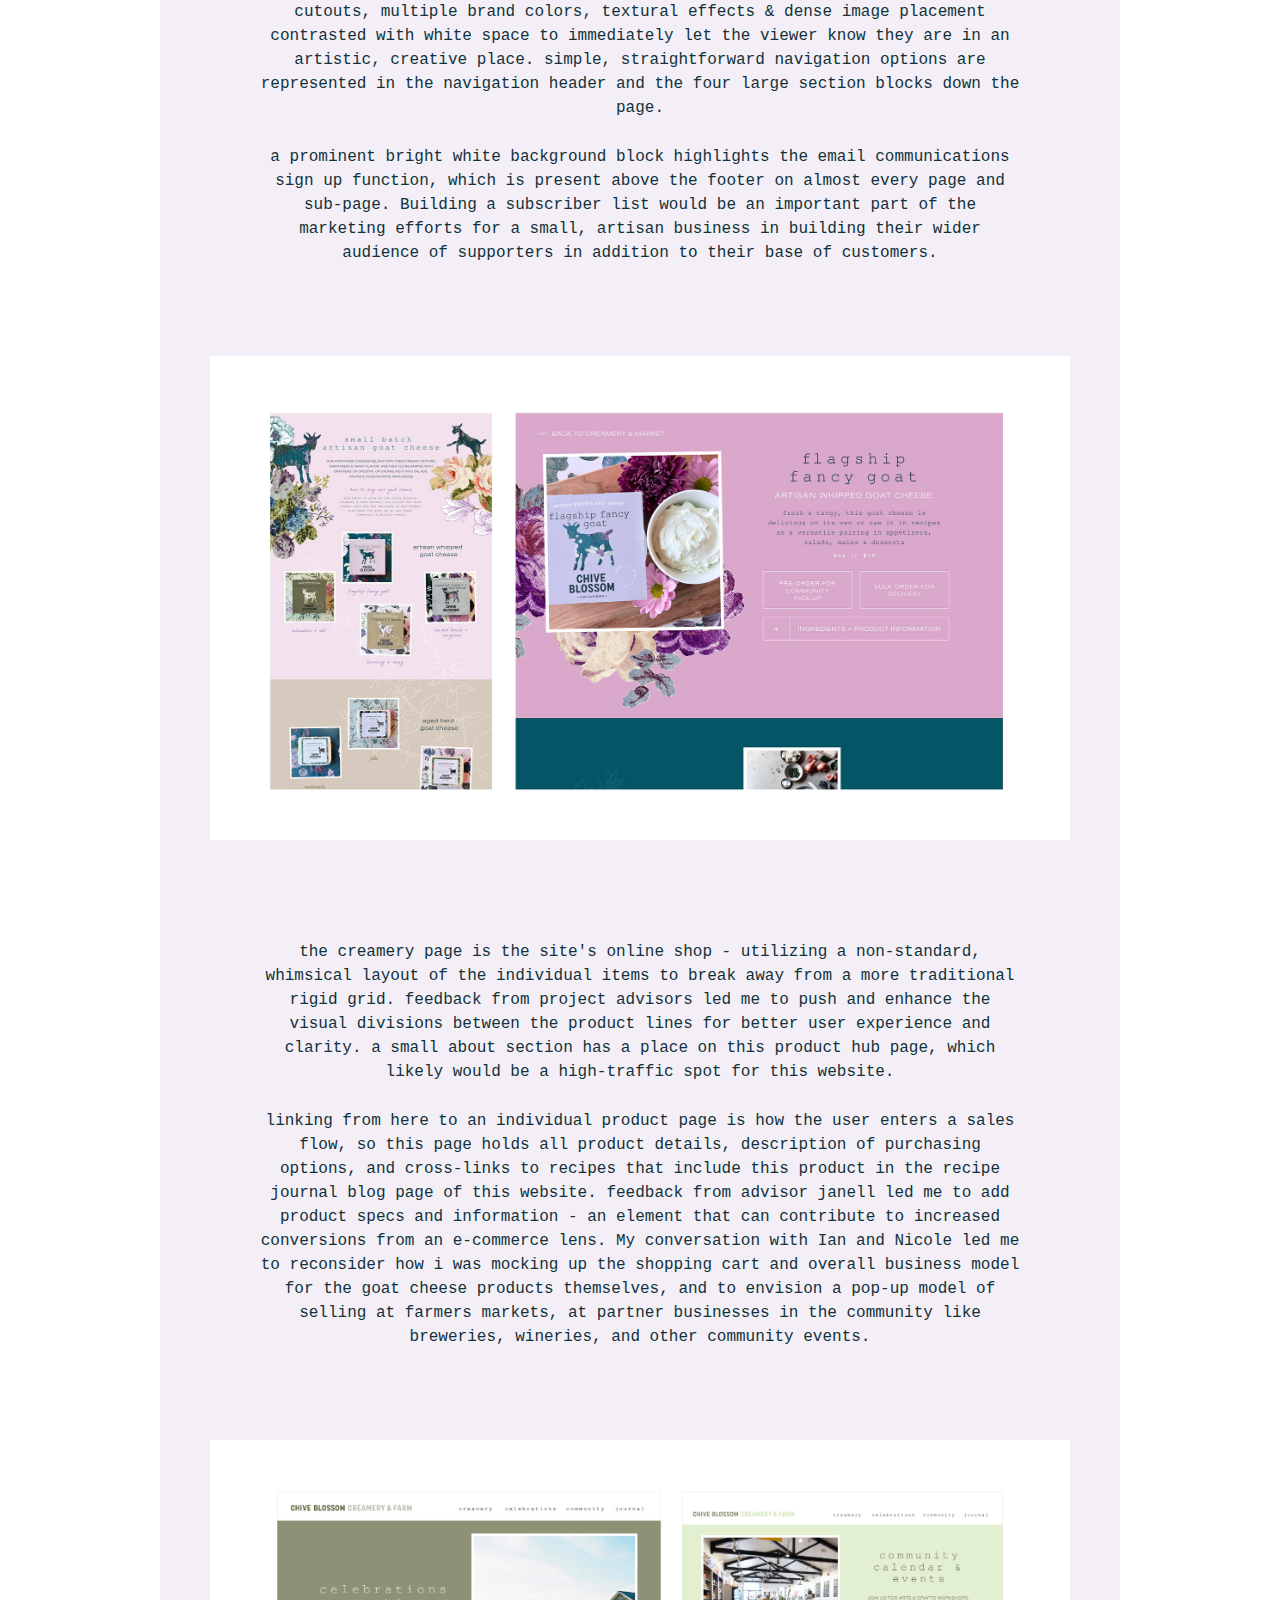
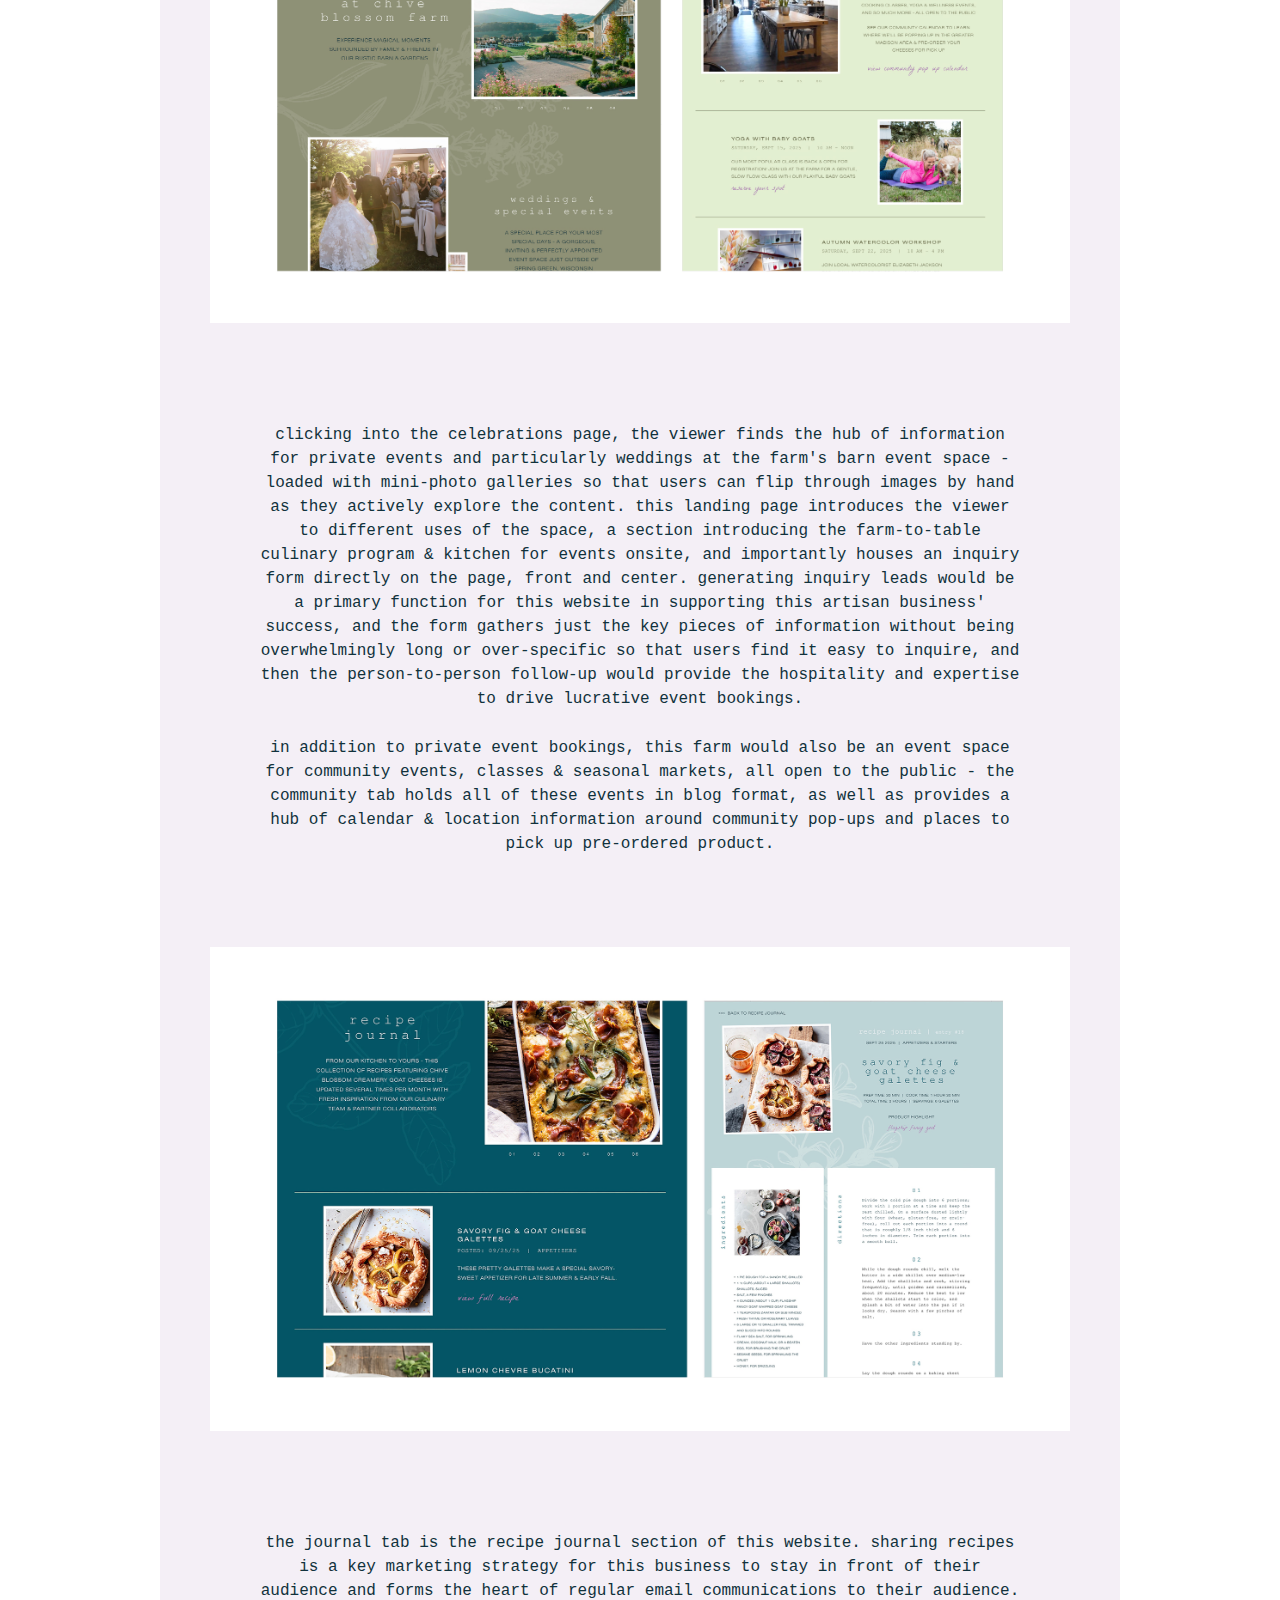
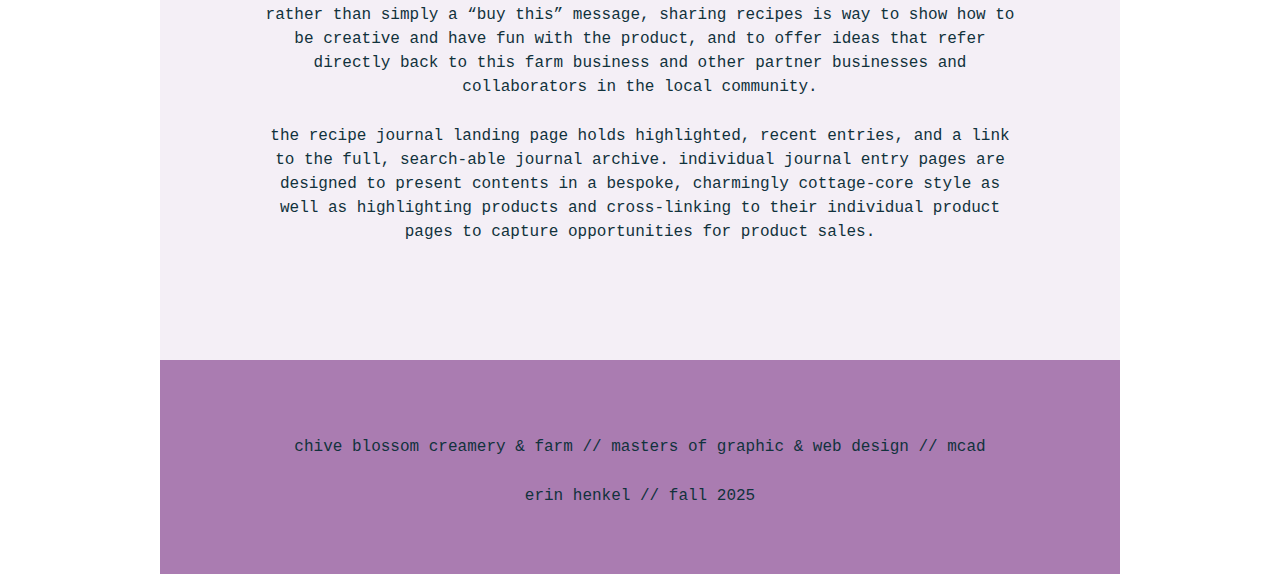
<file: website.html>
<!DOCTYPE html>
<html>
    <head>
        <meta charset="utf-8" />
        <meta http-equiv="X-UA-Compatible" content="IE=edge">
        <title>Erin Henkel Capstone Website</title>
        <meta name="viewport" content="width=device-width, initial-scale=1">
        <link rel="stylesheet" type="text/css" media="screen" href="main.css"/>
    </head>

    <body>
        <div class="container">

            <div class="header-bar">
                <nav>
                    <ul class="nav-list">
                        <li class="nav-list__item"><a href="index.html">about the project</a></li>
                        <li class="nav-list__item"><a href="process.html">process & feedback</a></li>
                        <li class="nav-list__item"><a href="visual-identity.html">visual identity</a></li>
                        <li class="nav-list__item"><a href="website.html">website design</a></li>
                        <li class="nav-list__item"><a href="summary.html">summary & info</a></li>
                    </ul>
                </nav>
            </div>

            <div class="guidelines">

            <iframe style="border: 1px solid rgba(0, 0, 0, 0.1);" width="800" height="450" src="https://embed.figma.com/proto/GYkUioNHIWh7e661wxYumS/chive-blossom-farm_desktop_v1?page-id=0%3A1&node-id=1-6&p=f&viewport=-3702%2C395%2C0.5&scaling=scale-down&content-scaling=fixed&starting-point-node-id=78%3A401&embed-host=share" allowfullscreen></iframe>

            </div>

            <div class="copy">
                <h1>website designs // figma boards</h1>

                <h3>my overall goal for this website was to create layouts that centered a handmade aesthetic to communicate originality, craft & artistic expression</h3>
            </div>

            <img src="img/capstone-website-1.jpg" alt="website design samples" class="center"/>

            <div class="copy">
                <p>on the home page, i created a landing spot that was rich with collaged imagery, bringing together an eclectic collection of illustrations & photography cutouts, multiple brand colors, textural effects & dense image placement contrasted with white space to immediately let the viewer know they are in an artistic, creative place. simple, straightforward navigation options are represented in the navigation header and the four large section blocks down the page.</p>

                <p>a prominent bright white background block highlights the email communications sign up function, which is present above the footer on almost every page and sub-page. Building a subscriber list would be an important part of the marketing efforts for a small, artisan business in building their wider audience of supporters in addition to their base of customers.</p>
            </div>

            <img src="img/capstone-website-2.jpg" alt="website design samples" class="center"/>

            <div class="copy">
                <p>the creamery page is the site's online shop - utilizing a non-standard, whimsical layout of the individual items to break away from a more traditional rigid grid. feedback from project advisors led me to push and enhance the visual divisions between the product lines for better user experience and clarity. a small about section has a place on this product hub page, which likely would be a high-traffic spot for this website.</p>

                <p>linking from here to an individual product page is how the user enters a sales flow, so this page holds all product details, description of purchasing options, and cross-links to recipes that include this product in the recipe journal blog page of this website. feedback from advisor janell led me to add product specs and information - an element that can contribute to increased conversions from an e-commerce lens. My conversation with Ian and Nicole led me to reconsider how i was mocking up the shopping cart and overall business model for the goat cheese products themselves, and to envision a pop-up model of selling at farmers markets, at partner businesses in the community like breweries, wineries, and other community events.</p>
            </div>
        
            <img src="img/capstone-website-3.jpg" alt="website design samples" class="center"/>

            <div class="copy">
                <p>clicking into the celebrations page, the viewer finds the hub of information for private events and particularly weddings at the farm's barn event space - loaded with mini-photo galleries so that users can flip through images by hand as they actively explore the content. this landing page introduces the viewer to different uses of the space, a section introducing the farm-to-table culinary program & kitchen for events onsite, and importantly houses an inquiry form directly on the page, front and center. generating inquiry leads would be a primary function for this website in supporting this artisan business' success, and the form gathers just the key pieces of information without being overwhelmingly long or over-specific so that users find it easy to inquire, and then the person-to-person follow-up would provide the hospitality and expertise to drive lucrative event bookings.</p>

                <p>in addition to private event bookings, this farm would also be an event space for community events, classes & seasonal markets, all open to the public - the community tab holds all of these events in blog format, as well as provides a hub of calendar & location information around community pop-ups and places to pick up pre-ordered product.</p>
            </div>

            <img src="img/capstone-website-4.jpg" alt="website design samples" class="center"/>

            <div class="copy">
                <p>the journal tab is the recipe journal section of this website. sharing recipes is a key marketing strategy for this business to stay in front of their audience and forms the heart of regular email communications to their audience. rather than simply a “buy this” message, sharing recipes is way to show how to be creative and have fun with the product, and to offer ideas that refer directly back to this farm business and other partner businesses and collaborators in the local community.</P>

                <p>the recipe journal landing page holds highlighted, recent entries, and a link to the full, search-able journal archive. individual journal entry pages are designed to present contents in a bespoke, charmingly cottage-core style as well as highlighting products and cross-linking to their individual product pages to capture opportunities for product sales.</p>
            </div>

            <div class="footer">
                <p>chive blossom creamery & farm // masters of graphic & web design // mcad</p>
                <p>erin henkel // fall 2025</p>
            </div>

        </div>

    </body>
</html>
</file>
<file: main.css>
.container {
    max-width: 960px;
    margin: 0 auto;
    background-color: #f4eff6;
}

.container-home {
    max-width: 960px;
    margin: 0 auto;
    background-color: white;
}

body {
    font-family: 'Courier New', Courier, monospace;
    background-color: white;
    text-align: center;
    color: #11323C;
}

p {
    line-height: 1.5;
    margin-top: 25px;
}

img {
    display: block;
    margin-top: 25px;
    margin-bottom: 25px;
}

.hero {
    display: block;
    margin: 0;
}

.copy {
    background-color: #f4eff6;
    padding-top: 50px;
    padding-right: 100px;
    padding-left: 100px;
    padding-bottom: 50px;
}

.copy-home {
    background-color: white;
    padding-top: 50px;
    padding-right: 100px;
    padding-left: 100px;
    padding-bottom: 50px;
}

.center {
    display: block;
    margin-left: auto;
    margin-right: auto;
    max-width: 860px;
  }

  .center-top {
    display: block;
    margin-left: auto;
    margin-right: auto;
    margin-top: 0px;
    max-width: 860px;
  }

  .center-hero {
    display: block;
    margin-left: auto;
    margin-right: auto;
    max-width: 960px;
  }

h1 {
    font-family: 'Courier New', Courier, monospace;
    font-weight: 100;
    font-size: 25pt;
}

h2 {
    font-family: 'Courier New', Courier, monospace;
    font-weight: 100;
    margin-top: 50px;
}

h3 {
    font-family: 'Courier New', Courier, monospace;
    font-weight: 100;
    margin-top: 65px;
}

h4 {
    font-family: 'Courier New', Courier, monospace;
    font-weight: 100;
    margin-top: 65px;  
}

a {
    text-decoration: none;
    color: black;
}

  .header-bar {
    display: flex;
    justify-content: space-between;
    padding-top: 50px;
    align-items: flex-end;
    background-color: white;
  }

  
  .nav-list {
    display: flex;
    list-style: none;
    margin: 0;
    align-self: flex-end;
  }
  
  .nav-list a {
    display: inline-block;
    justify-content: space-between;
    padding: 0 25px 50px 0;
    align-self: flex-end;
  }

  .footer {
    background-color: #aa7cb1;
    margin-top: 50px;
    padding-top: 50px;
    padding-bottom: 50px;
  }

  .guidelines {
    margin-top: 50px;
  }

  .center-goat {
    display: block;
    margin-left: auto;
    margin-right: auto;
    margin-top: 0px;
    margin-bottom: -100px;
    max-width: 300px;
  }
</file>
